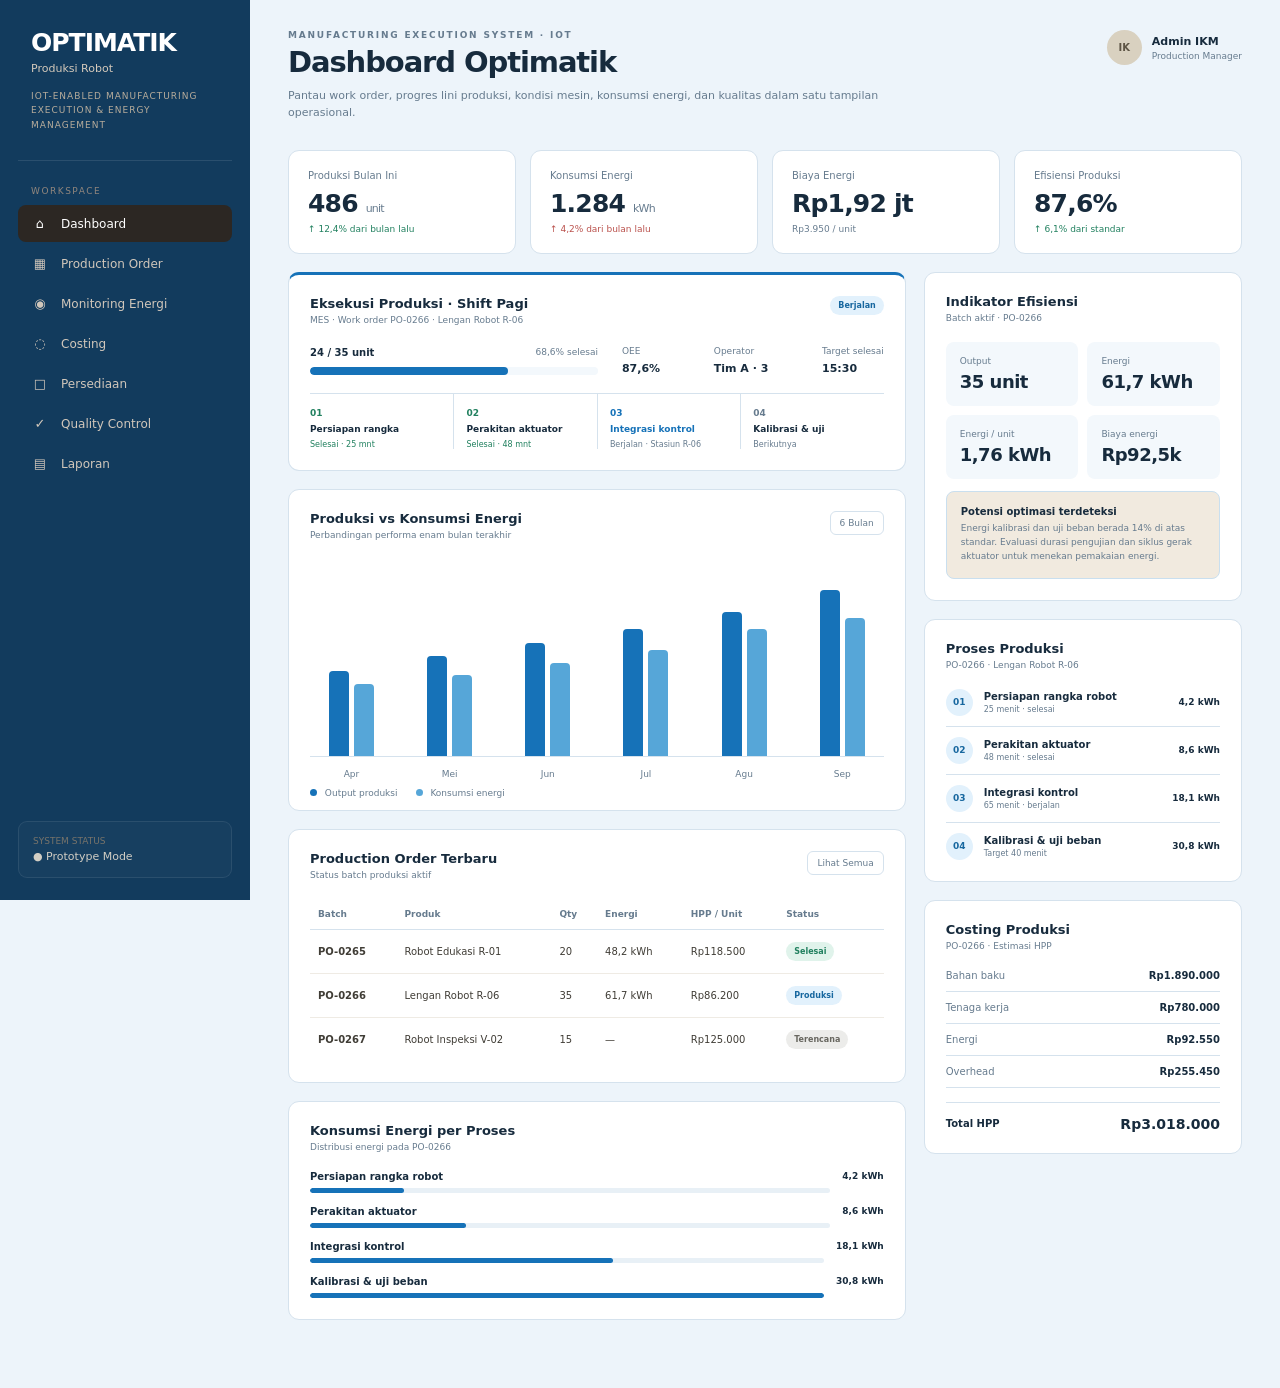
<file: index.html>
<!DOCTYPE html>
<html lang="id">

<head>
    <meta charset="UTF-8">
    <meta name="viewport" content="width=device-width, initial-scale=1.0">

    <title>Optimatik — Produksi Robot</title>
    <link rel="stylesheet" href="style.css">
</head>

<body>

    <div class="app">

        <!-- SIDEBAR -->
        <aside class="sidebar">

            <div class="brand">
                <div class="brand-name">
                    OPTIMATIK
                </div>

                <div class="brand-subtitle">
                    Produksi Robot
                </div>

                <div class="brand-tagline">
                    IoT-enabled Manufacturing<br>
                    Execution & Energy Management
                </div>
            </div>

            <nav class="navigation">

                <div class="nav-title">
                    Workspace
                </div>

                <a href="index.html" class="nav-link active">
                    <span class="nav-icon">⌂</span>
                    <span>Dashboard</span>
                </a>

                <a href="production-order.html" class="nav-link">
                    <span class="nav-icon">▦</span>
                    <span>Production Order</span>
                </a>

                <a href="monitoring.html" class="nav-link">
                    <span class="nav-icon">◉</span>
                    <span>Monitoring Energi</span>
                </a>

                <a href="costing.html" class="nav-link">
                    <span class="nav-icon">◌</span>
                    <span>Costing</span>
                </a>

                <a href="persediaan.html" class="nav-link">
                    <span class="nav-icon">□</span>
                    <span>Persediaan</span>
                </a>

                <a href="quality-control.html" class="nav-link">
                    <span class="nav-icon">✓</span>
                    <span>Quality Control</span>
                </a>

                <a href="laporan.html" class="nav-link">
                    <span class="nav-icon">▤</span>
                    <span>Laporan</span>
                </a>


            </nav>

            <div class="sidebar-bottom">
                <div class="sidebar-bottom-label">
                    SYSTEM STATUS
                </div>

                <div class="sidebar-bottom-value">
                    ● Prototype Mode
                </div>
            </div>

        </aside>


        <!-- MAIN -->
        <main class="main">

            <!-- TOPBAR -->
            <header class="topbar">

                <div>
                    <div class="eyebrow">
                        Manufacturing Execution System · IoT
                    </div>

                    <h1 class="page-title">
                        Dashboard Optimatik
                    </h1>

                    <p class="page-description">
                        Pantau work order, progres lini produksi, kondisi mesin, konsumsi energi,
                        dan kualitas dalam satu tampilan operasional.
                    </p>
                </div>

                <div class="user-area">

                    <div class="avatar">
                        IK
                    </div>

                    <div>
                        <div class="user-name">
                            Admin IKM
                        </div>

                        <div class="user-role">
                            Production Manager
                        </div>
                    </div>

                </div>

            </header>


            <!-- KPI -->
            <section class="kpi-grid">

                <div class="kpi-card">

                    <div class="kpi-label">
                        Produksi Bulan Ini
                    </div>

                    <div class="kpi-value">
                        486
                        <span class="kpi-unit">
                            unit
                        </span>
                    </div>

                    <div class="kpi-note positive">
                        ↑ 12,4% dari bulan lalu
                    </div>

                </div>


                <div class="kpi-card">

                    <div class="kpi-label">
                        Konsumsi Energi
                    </div>

                    <div class="kpi-value">
                        1.284
                        <span class="kpi-unit">
                            kWh
                        </span>
                    </div>

                    <div class="kpi-note negative">
                        ↑ 4,2% dari bulan lalu
                    </div>

                </div>


                <div class="kpi-card">

                    <div class="kpi-label">
                        Biaya Energi
                    </div>

                    <div class="kpi-value">
                        Rp1,92 jt
                    </div>

                    <div class="kpi-note neutral">
                        Rp3.950 / unit
                    </div>

                </div>


                <div class="kpi-card">

                    <div class="kpi-label">
                        Efisiensi Produksi
                    </div>

                    <div class="kpi-value">
                        87,6%
                    </div>

                    <div class="kpi-note positive">
                        ↑ 6,1% dari standar
                    </div>

                </div>

            </section>


            <!-- CONTENT -->
            <div class="content-grid">

                <!-- LEFT COLUMN -->
                <div>

                    <section class="panel mes-panel">
                        <div class="panel-header">
                            <div>
                                <div class="panel-title">Eksekusi Produksi · Shift Pagi</div>
                                <div class="panel-subtitle">MES · Work order PO-0266 · Lengan Robot R-06</div>
                            </div>
                            <span class="status process">Berjalan</span>
                        </div>

                        <div class="mes-summary">
                            <div>
                                <div class="mes-progress-heading"><strong>24 / 35 unit</strong><span>68,6% selesai</span></div>
                                <div class="mes-progress-track" role="progressbar" aria-label="Progres production order PO-0266" aria-valuemin="0" aria-valuemax="35" aria-valuenow="24"><span></span></div>
                            </div>
                            <div class="mes-metrics">
                                <div><span>OEE</span><strong>87,6%</strong></div>
                                <div><span>Operator</span><strong>Tim A · 3</strong></div>
                                <div><span>Target selesai</span><strong>15:30</strong></div>
                            </div>
                        </div>

                        <div class="mes-stages" aria-label="Tahapan work order">
                            <div class="mes-stage complete"><span>01</span><strong>Persiapan rangka</strong><small>Selesai · 25 mnt</small></div>
                            <div class="mes-stage complete"><span>02</span><strong>Perakitan aktuator</strong><small>Selesai · 48 mnt</small></div>
                            <div class="mes-stage current"><span>03</span><strong>Integrasi kontrol</strong><small>Berjalan · Stasiun R-06</small></div>
                            <div class="mes-stage"><span>04</span><strong>Kalibrasi & uji</strong><small>Berikutnya</small></div>
                        </div>
                    </section>

                    <!-- CHART -->
                    <section class="panel">

                        <div class="panel-header">

                            <div>
                                <div class="panel-title">
                                    Produksi vs Konsumsi Energi
                                </div>

                                <div class="panel-subtitle">
                                    Perbandingan performa enam bulan terakhir
                                </div>
                            </div>

                            <button class="panel-action">
                                6 Bulan
                            </button>

                        </div>


                        <div class="chart-container">

                            <div class="chart">

                                <div class="chart-column">
                                    <div class="chart-bar" style="height: 45%;"></div>
                                    <div class="chart-bar energy" style="height: 38%;"></div>
                                    <span class="chart-label">Apr</span>
                                </div>

                                <div class="chart-column">
                                    <div class="chart-bar" style="height: 53%;"></div>
                                    <div class="chart-bar energy" style="height: 43%;"></div>
                                    <span class="chart-label">Mei</span>
                                </div>

                                <div class="chart-column">
                                    <div class="chart-bar" style="height: 60%;"></div>
                                    <div class="chart-bar energy" style="height: 49%;"></div>
                                    <span class="chart-label">Jun</span>
                                </div>

                                <div class="chart-column">
                                    <div class="chart-bar" style="height: 67%;"></div>
                                    <div class="chart-bar energy" style="height: 56%;"></div>
                                    <span class="chart-label">Jul</span>
                                </div>

                                <div class="chart-column">
                                    <div class="chart-bar" style="height: 76%;"></div>
                                    <div class="chart-bar energy" style="height: 67%;"></div>
                                    <span class="chart-label">Agu</span>
                                </div>

                                <div class="chart-column">
                                    <div class="chart-bar" style="height: 88%;"></div>
                                    <div class="chart-bar energy" style="height: 73%;"></div>
                                    <span class="chart-label">Sep</span>
                                </div>

                            </div>

                            <div class="legend">

                                <div class="legend-item">
                                    <span class="legend-dot"></span>
                                    Output produksi
                                </div>

                                <div class="legend-item">
                                    <span class="legend-dot energy"></span>
                                    Konsumsi energi
                                </div>

                            </div>

                        </div>

                    </section>


                    <!-- PRODUCTION ORDER -->
                    <section class="panel">

                        <div class="panel-header">

                            <div>
                                <div class="panel-title">
                                    Production Order Terbaru
                                </div>

                                <div class="panel-subtitle">
                                    Status batch produksi aktif
                                </div>
                            </div>

                            <button class="panel-action">
                                Lihat Semua
                            </button>

                        </div>


                        <div class="table-wrapper">

                            <table>

                                <thead>
                                    <tr>
                                        <th>Batch</th>
                                        <th>Produk</th>
                                        <th>Qty</th>
                                        <th>Energi</th>
                                        <th>HPP / Unit</th>
                                        <th>Status</th>
                                    </tr>
                                </thead>

                                <tbody>

                                    <tr>
                                        <td class="batch">
                                            PO-0265
                                        </td>

                                        <td>
                                            Robot Edukasi R-01
                                        </td>

                                        <td>
                                            20
                                        </td>

                                        <td>
                                            48,2 kWh
                                        </td>

                                        <td>
                                            Rp118.500
                                        </td>

                                        <td>
                                            <span class="status done">
                                                Selesai
                                            </span>
                                        </td>
                                    </tr>


                                    <tr>
                                        <td class="batch">
                                            PO-0266
                                        </td>

                                        <td>
                                            Lengan Robot R-06
                                        </td>

                                        <td>
                                            35
                                        </td>

                                        <td>
                                            61,7 kWh
                                        </td>

                                        <td>
                                            Rp86.200
                                        </td>

                                        <td>
                                            <span class="status process">
                                                Produksi
                                            </span>
                                        </td>
                                    </tr>


                                    <tr>
                                        <td class="batch">
                                            PO-0267
                                        </td>

                                        <td>
                                            Robot Inspeksi V-02
                                        </td>

                                        <td>
                                            15
                                        </td>

                                        <td>
                                            —
                                        </td>

                                        <td>
                                            Rp125.000
                                        </td>

                                        <td>
                                            <span class="status planned">
                                                Terencana
                                            </span>
                                        </td>
                                    </tr>

                                </tbody>

                            </table>

                        </div>

                    </section>


                    <!-- ENERGY BY PROCESS -->
                    <section class="panel">

                        <div class="panel-header">

                            <div>
                                <div class="panel-title">
                                    Konsumsi Energi per Proses
                                </div>

                                <div class="panel-subtitle">
                                    Distribusi energi pada PO-0266
                                </div>
                            </div>

                        </div>


                        <div class="energy-list">

                            <div class="energy-row">

                                <div>
                                    <div class="energy-name">
                                        Persiapan rangka robot
                                    </div>

                                    <div class="energy-bar">
                                        <div class="energy-fill" style="width: 18%;">
                                        </div>
                                    </div>
                                </div>

                                <div class="energy-value">
                                    4,2 kWh
                                </div>

                            </div>


                            <div class="energy-row">

                                <div>
                                    <div class="energy-name">
                                        Perakitan aktuator
                                    </div>

                                    <div class="energy-bar">
                                        <div class="energy-fill" style="width: 30%;">
                                        </div>
                                    </div>
                                </div>

                                <div class="energy-value">
                                    8,6 kWh
                                </div>

                            </div>


                            <div class="energy-row">

                                <div>
                                    <div class="energy-name">
                                        Integrasi kontrol
                                    </div>

                                    <div class="energy-bar">
                                        <div class="energy-fill" style="width: 59%;">
                                        </div>
                                    </div>
                                </div>

                                <div class="energy-value">
                                    18,1 kWh
                                </div>

                            </div>


                            <div class="energy-row">

                                <div>
                                    <div class="energy-name">
                                        Kalibrasi & uji beban
                                    </div>

                                    <div class="energy-bar">
                                        <div class="energy-fill" style="width: 100%;">
                                        </div>
                                    </div>
                                </div>

                                <div class="energy-value">
                                    30,8 kWh
                                </div>

                            </div>

                        </div>

                    </section>

                </div>


                <!-- RIGHT COLUMN -->
                <div>

                    <!-- ACTIVE BATCH -->
                    <section class="panel">

                        <div class="panel-header">

                            <div>
                                <div class="panel-title">
                                    Indikator Efisiensi
                                </div>

                                <div class="panel-subtitle">
                                    Batch aktif · PO-0266
                                </div>
                            </div>

                        </div>


                        <div class="metric-grid">

                            <div class="metric">

                                <div class="metric-label">
                                    Output
                                </div>

                                <div class="metric-value">
                                    35 unit
                                </div>

                            </div>


                            <div class="metric">

                                <div class="metric-label">
                                    Energi
                                </div>

                                <div class="metric-value">
                                    61,7 kWh
                                </div>

                            </div>


                            <div class="metric">

                                <div class="metric-label">
                                    Energi / unit
                                </div>

                                <div class="metric-value">
                                    1,76 kWh
                                </div>

                            </div>


                            <div class="metric">

                                <div class="metric-label">
                                    Biaya energi
                                </div>

                                <div class="metric-value">
                                    Rp92,5k
                                </div>

                            </div>

                        </div>


                        <div class="optimization-alert">

                            <div class="optimization-alert-title">
                                Potensi optimasi terdeteksi
                            </div>

                            <div class="optimization-alert-text">
                                Energi kalibrasi dan uji beban
                                berada 14% di atas standar.
                                Evaluasi durasi pengujian dan
                                siklus gerak aktuator untuk
                                menekan pemakaian energi.
                            </div>

                        </div>

                    </section>


                    <!-- PRODUCTION PROCESS -->
                    <section class="panel">

                        <div class="panel-header">

                            <div>
                                <div class="panel-title">
                                    Proses Produksi
                                </div>

                                <div class="panel-subtitle">
                                    PO-0266 · Lengan Robot R-06
                                </div>
                            </div>

                        </div>


                        <div class="process-list">

                            <div class="process-item">

                                <div class="process-number">
                                    01
                                </div>

                                <div>
                                    <div class="process-name">
                                        Persiapan rangka robot
                                    </div>

                                    <div class="process-detail">
                                        25 menit · selesai
                                    </div>
                                </div>

                                <div class="process-energy">
                                    4,2 kWh
                                </div>

                            </div>


                            <div class="process-item">

                                <div class="process-number">
                                    02
                                </div>

                                <div>
                                    <div class="process-name">
                                        Perakitan aktuator
                                    </div>

                                    <div class="process-detail">
                                        48 menit · selesai
                                    </div>
                                </div>

                                <div class="process-energy">
                                    8,6 kWh
                                </div>

                            </div>


                            <div class="process-item">

                                <div class="process-number">
                                    03
                                </div>

                                <div>
                                    <div class="process-name">
                                        Integrasi kontrol
                                    </div>

                                    <div class="process-detail">
                                        65 menit · berjalan
                                    </div>
                                </div>

                                <div class="process-energy">
                                    18,1 kWh
                                </div>

                            </div>


                            <div class="process-item">

                                <div class="process-number">
                                    04
                                </div>

                                <div>
                                    <div class="process-name">
                                        Kalibrasi & uji beban
                                    </div>

                                    <div class="process-detail">
                                        Target 40 menit
                                    </div>
                                </div>

                                <div class="process-energy">
                                    30,8 kWh
                                </div>

                            </div>

                        </div>

                    </section>


                    <!-- COSTING -->
                    <section class="panel">

                        <div class="panel-header">

                            <div>
                                <div class="panel-title">
                                    Costing Produksi
                                </div>

                                <div class="panel-subtitle">
                                    PO-0266 · Estimasi HPP
                                </div>
                            </div>

                        </div>


                        <div class="cost-list">

                            <div class="cost-row">

                                <div class="cost-name">
                                    Bahan baku
                                </div>

                                <div class="cost-value">
                                    Rp1.890.000
                                </div>

                            </div>


                            <div class="cost-row">

                                <div class="cost-name">
                                    Tenaga kerja
                                </div>

                                <div class="cost-value">
                                    Rp780.000
                                </div>

                            </div>


                            <div class="cost-row">

                                <div class="cost-name">
                                    Energi
                                </div>

                                <div class="cost-value">
                                    Rp92.550
                                </div>

                            </div>


                            <div class="cost-row">

                                <div class="cost-name">
                                    Overhead
                                </div>

                                <div class="cost-value">
                                    Rp255.450
                                </div>

                            </div>


                            <div class="cost-row cost-total">

                                <div class="cost-name">
                                    Total HPP
                                </div>

                                <div class="cost-value">
                                    Rp3.018.000
                                </div>

                            </div>

                        </div>

                    </section>

                </div>

            </div>

        </main>

    </div>

    <script>
        const navLinks = document.querySelectorAll('.nav-link');
        const currentPath = window.location.pathname.split('/').pop() || 'index.html';

        navLinks.forEach((link) => {
            const href = link.getAttribute('href');
            if (href === currentPath || (currentPath === '' && href === 'index.html')) {
                link.classList.add('active');
            }

            link.addEventListener('click', () => {
                navLinks.forEach((item) => item.classList.remove('active'));
                link.classList.add('active');
            });
        });

        document.querySelectorAll('.panel-action').forEach((button) => {
            button.addEventListener('click', () => {
                document.querySelectorAll('.panel-action').forEach((item) => item.classList.remove('active'));
                button.classList.add('active');
            });
        });
    </script>

</body>

</html>
</file>
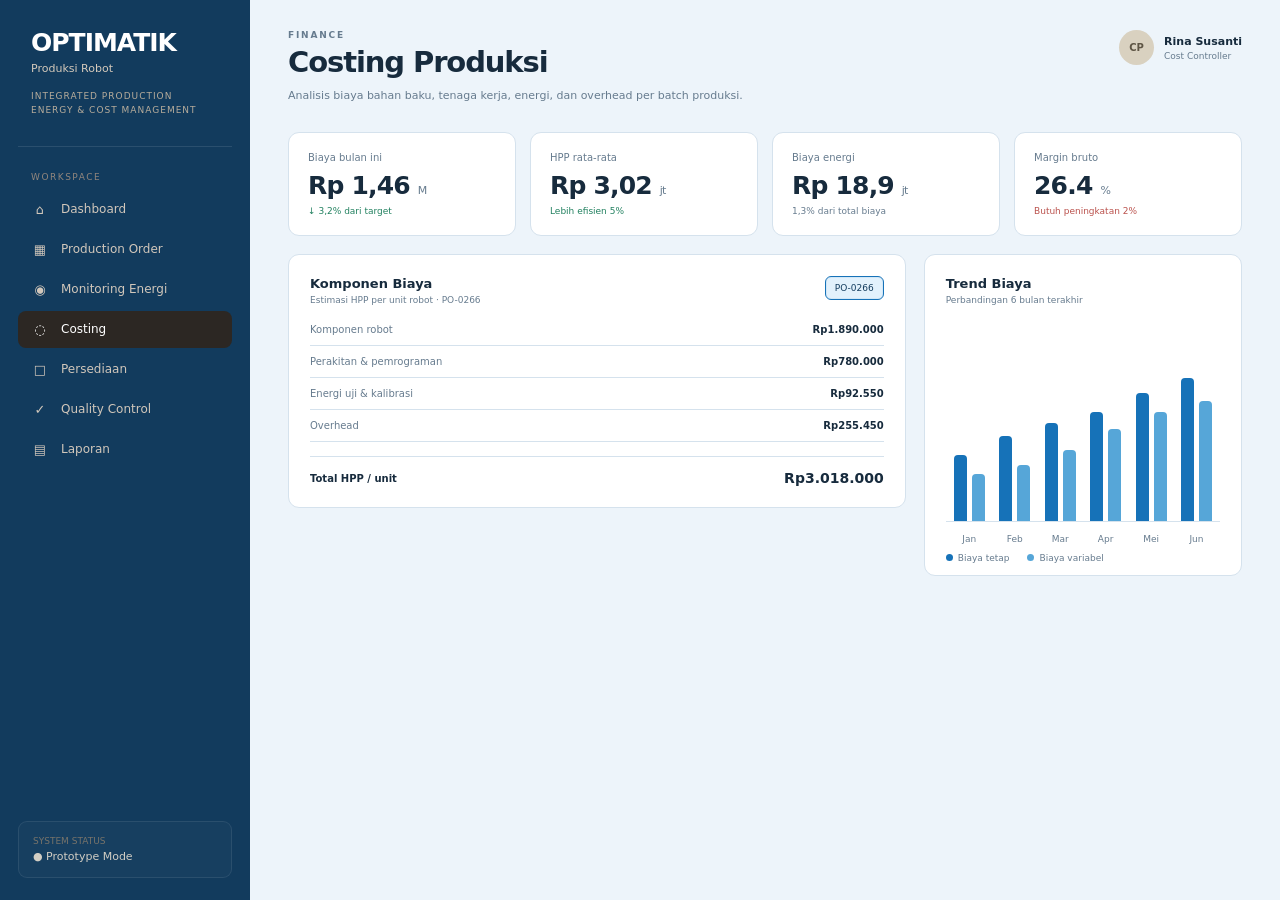
<file: costing.html>
<!DOCTYPE html>
<html lang="id">

<head>
    <meta charset="UTF-8">
    <meta name="viewport" content="width=device-width, initial-scale=1.0">
    <title>Optimatik — Costing</title>
    <link rel="stylesheet" href="style.css">
</head>

<body>
    <div class="app">
        <aside class="sidebar">
            <div class="brand">
                <div class="brand-name">OPTIMATIK</div>
                <div class="brand-subtitle">Produksi Robot</div>
                <div class="brand-tagline">Integrated Production<br>Energy & Cost Management</div>
            </div>

            <nav class="navigation">
                <div class="nav-title">Workspace</div>

                <a href="index.html" class="nav-link">
                    <span class="nav-icon">⌂</span>
                    <span>Dashboard</span>
                </a>

                <a href="production-order.html" class="nav-link">
                    <span class="nav-icon">▦</span>
                    <span>Production Order</span>
                </a>

                <a href="monitoring.html" class="nav-link">
                    <span class="nav-icon">◉</span>
                    <span>Monitoring Energi</span>
                </a>

                <a href="costing.html" class="nav-link active">
                    <span class="nav-icon">◌</span>
                    <span>Costing</span>
                </a>

                <a href="persediaan.html" class="nav-link">
                    <span class="nav-icon">□</span>
                    <span>Persediaan</span>
                </a>

                <a href="quality-control.html" class="nav-link">
                    <span class="nav-icon">✓</span>
                    <span>Quality Control</span>
                </a>

                <a href="laporan.html" class="nav-link">
                    <span class="nav-icon">▤</span>
                    <span>Laporan</span>
                </a>

            </nav>

            <div class="sidebar-bottom">
                <div class="sidebar-bottom-label">SYSTEM STATUS</div>
                <div class="sidebar-bottom-value">● Prototype Mode</div>
            </div>
        </aside>

        <main class="main">
            <header class="topbar">
                <div>
                    <div class="eyebrow">Finance</div>
                    <h1 class="page-title">Costing Produksi</h1>
                    <p class="page-description">
                        Analisis biaya bahan baku, tenaga kerja, energi, dan overhead per batch produksi.
                    </p>
                </div>

                <div class="user-area">
                    <div class="avatar">CP</div>
                    <div>
                        <div class="user-name">Rina Susanti</div>
                        <div class="user-role">Cost Controller</div>
                    </div>
                </div>
            </header>

            <section class="kpi-grid">
                <div class="kpi-card">
                    <div class="kpi-label">Biaya bulan ini</div>
                    <div class="kpi-value">Rp 1,46 <span class="kpi-unit">M</span></div>
                    <div class="kpi-note positive">↓ 3,2% dari target</div>
                </div>

                <div class="kpi-card">
                    <div class="kpi-label">HPP rata-rata</div>
                    <div class="kpi-value">Rp 3,02 <span class="kpi-unit">jt</span></div>
                    <div class="kpi-note positive">Lebih efisien 5%</div>
                </div>

                <div class="kpi-card">
                    <div class="kpi-label">Biaya energi</div>
                    <div class="kpi-value">Rp 18,9 <span class="kpi-unit">jt</span></div>
                    <div class="kpi-note neutral">1,3% dari total biaya</div>
                </div>

                <div class="kpi-card">
                    <div class="kpi-label">Margin bruto</div>
                    <div class="kpi-value">26.4 <span class="kpi-unit">%</span></div>
                    <div class="kpi-note negative">Butuh peningkatan 2%</div>
                </div>
            </section>

            <div class="content-grid">
                <div>
                    <section class="panel">
                        <div class="panel-header">
                            <div>
                                <div class="panel-title">Komponen Biaya</div>
                                <div class="panel-subtitle">Estimasi HPP per unit robot · PO-0266</div>
                            </div>
                            <button class="panel-action active">PO-0266</button>
                        </div>

                        <div class="cost-list">
                            <div class="cost-row">
                                <div class="cost-name">Komponen robot</div>
                                <div class="cost-value">Rp1.890.000</div>
                            </div>
                            <div class="cost-row">
                                <div class="cost-name">Perakitan & pemrograman</div>
                                <div class="cost-value">Rp780.000</div>
                            </div>
                            <div class="cost-row">
                                <div class="cost-name">Energi uji & kalibrasi</div>
                                <div class="cost-value">Rp92.550</div>
                            </div>
                            <div class="cost-row">
                                <div class="cost-name">Overhead</div>
                                <div class="cost-value">Rp255.450</div>
                            </div>
                            <div class="cost-row cost-total">
                                <div class="cost-name">Total HPP / unit</div>
                                <div class="cost-value">Rp3.018.000</div>
                            </div>
                        </div>
                    </section>
                </div>

                <div>
                    <section class="panel">
                        <div class="panel-header">
                            <div>
                                <div class="panel-title">Trend Biaya</div>
                                <div class="panel-subtitle">Perbandingan 6 bulan terakhir</div>
                            </div>
                        </div>

                        <div class="chart-container">
                            <div class="chart">
                                <div class="chart-column"><div class="chart-bar" style="height: 35%;"></div><div class="chart-bar energy" style="height: 25%;"></div><span class="chart-label">Jan</span></div>
                                <div class="chart-column"><div class="chart-bar" style="height: 45%;"></div><div class="chart-bar energy" style="height: 30%;"></div><span class="chart-label">Feb</span></div>
                                <div class="chart-column"><div class="chart-bar" style="height: 52%;"></div><div class="chart-bar energy" style="height: 38%;"></div><span class="chart-label">Mar</span></div>
                                <div class="chart-column"><div class="chart-bar" style="height: 58%;"></div><div class="chart-bar energy" style="height: 49%;"></div><span class="chart-label">Apr</span></div>
                                <div class="chart-column"><div class="chart-bar" style="height: 68%;"></div><div class="chart-bar energy" style="height: 58%;"></div><span class="chart-label">Mei</span></div>
                                <div class="chart-column"><div class="chart-bar" style="height: 76%;"></div><div class="chart-bar energy" style="height: 64%;"></div><span class="chart-label">Jun</span></div>
                            </div>
                            <div class="legend">
                                <div class="legend-item"><span class="legend-dot"></span>Biaya tetap</div>
                                <div class="legend-item"><span class="legend-dot energy"></span>Biaya variabel</div>
                            </div>
                        </div>
                    </section>
                </div>
            </div>
        </main>
    </div>

    <script>
        const navLinks = document.querySelectorAll('.nav-link');
        navLinks.forEach((link) => {
            const href = link.getAttribute('href');
            if (window.location.pathname.endsWith(href)) link.classList.add('active');
            link.addEventListener('click', () => {
                navLinks.forEach((item) => item.classList.remove('active'));
                link.classList.add('active');
            });
        });

        document.querySelectorAll('.panel-action').forEach((button) => {
            button.addEventListener('click', () => {
                document.querySelectorAll('.panel-action').forEach((item) => item.classList.remove('active'));
                button.classList.add('active');
            });
        });
    </script>
</body>

</html>
</file>
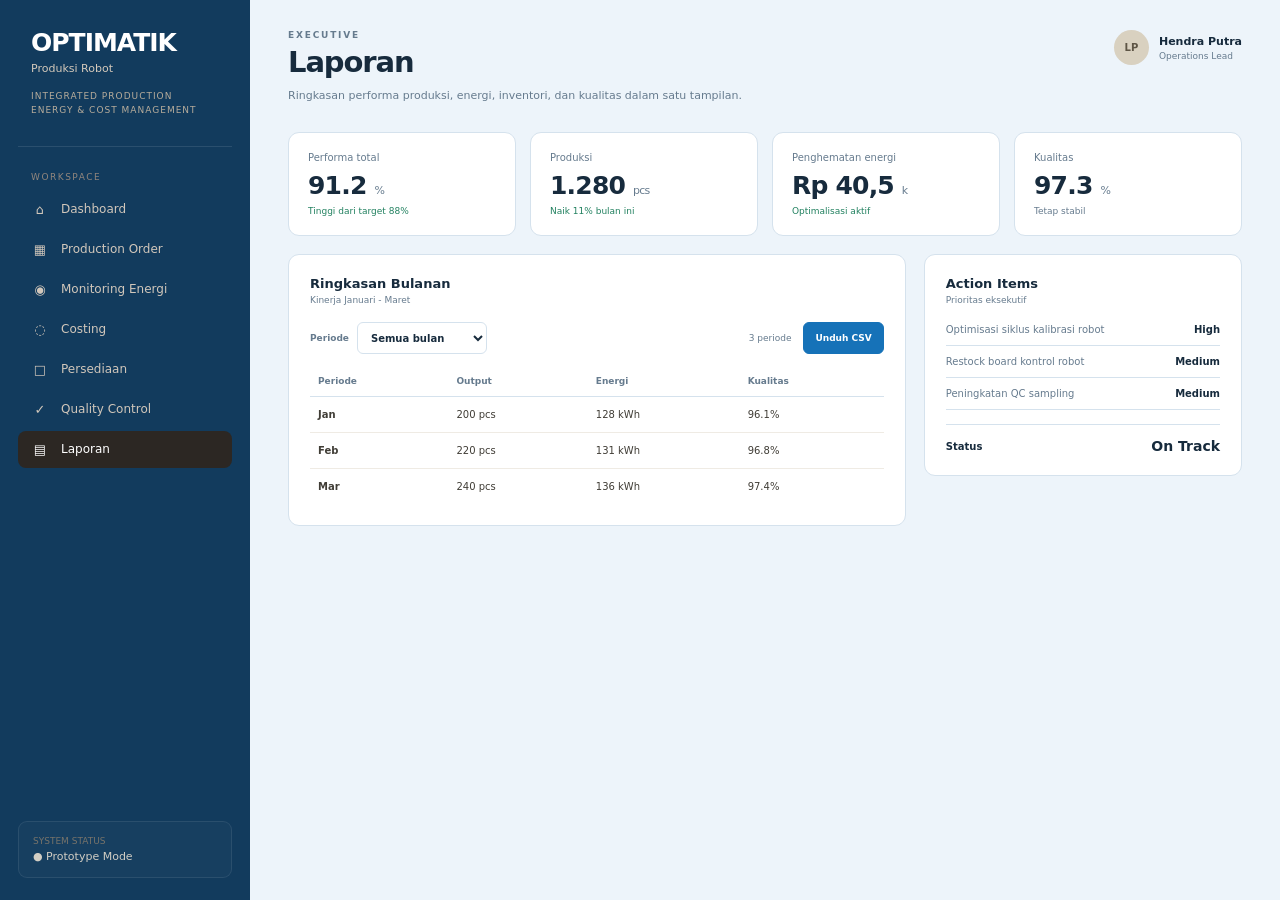
<file: laporan.html>
<!DOCTYPE html>
<html lang="id">

<head>
    <meta charset="UTF-8">
    <meta name="viewport" content="width=device-width, initial-scale=1.0">
    <title>Optimatik — Laporan</title>
    <link rel="stylesheet" href="style.css">
</head>

<body>
    <div class="app">
        <aside class="sidebar">
            <div class="brand">
                <div class="brand-name">OPTIMATIK</div>
                <div class="brand-subtitle">Produksi Robot</div>
                <div class="brand-tagline">Integrated Production<br>Energy & Cost Management</div>
            </div>

            <nav class="navigation">
                <div class="nav-title">Workspace</div>

                <a href="index.html" class="nav-link">
                    <span class="nav-icon">⌂</span>
                    <span>Dashboard</span>
                </a>

                <a href="production-order.html" class="nav-link">
                    <span class="nav-icon">▦</span>
                    <span>Production Order</span>
                </a>

                <a href="monitoring.html" class="nav-link">
                    <span class="nav-icon">◉</span>
                    <span>Monitoring Energi</span>
                </a>

                <a href="costing.html" class="nav-link">
                    <span class="nav-icon">◌</span>
                    <span>Costing</span>
                </a>

                <a href="persediaan.html" class="nav-link">
                    <span class="nav-icon">□</span>
                    <span>Persediaan</span>
                </a>

                <a href="quality-control.html" class="nav-link">
                    <span class="nav-icon">✓</span>
                    <span>Quality Control</span>
                </a>

                <a href="laporan.html" class="nav-link active">
                    <span class="nav-icon">▤</span>
                    <span>Laporan</span>
                </a>

            </nav>

            <div class="sidebar-bottom">
                <div class="sidebar-bottom-label">SYSTEM STATUS</div>
                <div class="sidebar-bottom-value">● Prototype Mode</div>
            </div>
        </aside>

        <main class="main">
            <header class="topbar">
                <div>
                    <div class="eyebrow">Executive</div>
                    <h1 class="page-title">Laporan</h1>
                    <p class="page-description">
                        Ringkasan performa produksi, energi, inventori, dan kualitas dalam satu tampilan.
                    </p>
                </div>

                <div class="user-area">
                    <div class="avatar">LP</div>
                    <div>
                        <div class="user-name">Hendra Putra</div>
                        <div class="user-role">Operations Lead</div>
                    </div>
                </div>
            </header>

            <section class="kpi-grid">
                <div class="kpi-card">
                    <div class="kpi-label">Performa total</div>
                    <div class="kpi-value">91.2 <span class="kpi-unit">%</span></div>
                    <div class="kpi-note positive">Tinggi dari target 88%</div>
                </div>

                <div class="kpi-card">
                    <div class="kpi-label">Produksi</div>
                    <div class="kpi-value">1.280 <span class="kpi-unit">pcs</span></div>
                    <div class="kpi-note positive">Naik 11% bulan ini</div>
                </div>

                <div class="kpi-card">
                    <div class="kpi-label">Penghematan energi</div>
                    <div class="kpi-value">Rp 40,5 <span class="kpi-unit">k</span></div>
                    <div class="kpi-note positive">Optimalisasi aktif</div>
                </div>

                <div class="kpi-card">
                    <div class="kpi-label">Kualitas</div>
                    <div class="kpi-value">97.3 <span class="kpi-unit">%</span></div>
                    <div class="kpi-note neutral">Tetap stabil</div>
                </div>
            </section>

            <div class="content-grid">
                <div>
                    <section class="panel">
                        <div class="panel-header">
                            <div>
                                <div class="panel-title">Ringkasan Bulanan</div>
                                <div class="panel-subtitle">Kinerja Januari - Maret</div>
                            </div>
                        </div>

                        <div class="report-toolbar">
                            <label class="report-filter" for="report-period">
                                Periode
                                <select id="report-period">
                                    <option value="all">Semua bulan</option>
                                    <option value="01">Januari</option>
                                    <option value="02">Februari</option>
                                    <option value="03">Maret</option>
                                </select>
                            </label>
                            <span class="report-count" id="report-count" aria-live="polite">3 periode</span>
                            <button class="report-download" id="download-report" type="button">Unduh CSV</button>
                        </div>

                        <div class="table-wrapper">
                            <table>
                                <thead>
                                    <tr>
                                        <th>Periode</th>
                                        <th>Output</th>
                                        <th>Energi</th>
                                        <th>Kualitas</th>
                                    </tr>
                                </thead>
                                <tbody>
                                    <tr data-month="01">
                                        <td class="batch">Jan</td>
                                        <td>200 pcs</td>
                                        <td>128 kWh</td>
                                        <td>96.1%</td>
                                    </tr>
                                    <tr data-month="02">
                                        <td class="batch">Feb</td>
                                        <td>220 pcs</td>
                                        <td>131 kWh</td>
                                        <td>96.8%</td>
                                    </tr>
                                    <tr data-month="03">
                                        <td class="batch">Mar</td>
                                        <td>240 pcs</td>
                                        <td>136 kWh</td>
                                        <td>97.4%</td>
                                    </tr>
                                </tbody>
                            </table>
                        </div>
                    </section>
                </div>

                <div>
                    <section class="panel">
                        <div class="panel-header">
                            <div>
                                <div class="panel-title">Action Items</div>
                                <div class="panel-subtitle">Prioritas eksekutif</div>
                            </div>
                        </div>

                        <div class="cost-list">
                            <div class="cost-row">
                                <div class="cost-name">Optimisasi siklus kalibrasi robot</div>
                                <div class="cost-value">High</div>
                            </div>
                            <div class="cost-row">
                                <div class="cost-name">Restock board kontrol robot</div>
                                <div class="cost-value">Medium</div>
                            </div>
                            <div class="cost-row">
                                <div class="cost-name">Peningkatan QC sampling</div>
                                <div class="cost-value">Medium</div>
                            </div>
                            <div class="cost-row cost-total">
                                <div class="cost-name">Status</div>
                                <div class="cost-value">On Track</div>
                            </div>
                        </div>
                    </section>
                </div>
            </div>
        </main>
    </div>

    <script>
        const navLinks = document.querySelectorAll('.nav-link');
        navLinks.forEach((link) => {
            const href = link.getAttribute('href');
            if (window.location.pathname.endsWith(href)) link.classList.add('active');
            link.addEventListener('click', () => {
                navLinks.forEach((item) => item.classList.remove('active'));
                link.classList.add('active');
            });
        });

        const reportPeriod = document.querySelector('#report-period');
        const reportRows = [...document.querySelectorAll('tbody tr[data-month]')];
        const reportCount = document.querySelector('#report-count');

        function filterReport() {
            const selectedMonth = reportPeriod.value;
            let visibleCount = 0;

            reportRows.forEach((row) => {
                const isVisible = selectedMonth === 'all' || row.dataset.month === selectedMonth;
                row.hidden = !isVisible;
                if (isVisible) visibleCount += 1;
            });

            reportCount.textContent = `${visibleCount} periode`;
        }

        reportPeriod.addEventListener('change', filterReport);

        document.querySelector('#download-report').addEventListener('click', () => {
            const headers = [...document.querySelectorAll('thead th')].map((cell) => cell.innerText.trim());
            const visibleRows = reportRows.filter((row) => !row.hidden);
            const csvRows = [headers, ...visibleRows.map((row) => [...row.cells].map((cell) => cell.innerText.trim()))];
            const csv = csvRows.map((row) => row.map((value) => `"${value.replaceAll('"', '""')}"`).join(',')).join('\r\n');
            const blob = new Blob([`\ufeff${csv}`], { type: 'text/csv;charset=utf-8' });
            const downloadUrl = URL.createObjectURL(blob);
            const downloadLink = document.createElement('a');
            const periodName = reportPeriod.value === 'all' ? 'semua-periode' : reportPeriod.selectedOptions[0].text.toLowerCase();

            downloadLink.href = downloadUrl;
            downloadLink.download = `laporan-optimatik-${periodName}.csv`;
            downloadLink.click();
            URL.revokeObjectURL(downloadUrl);
        });
    </script>
</body>

</html>
</file>
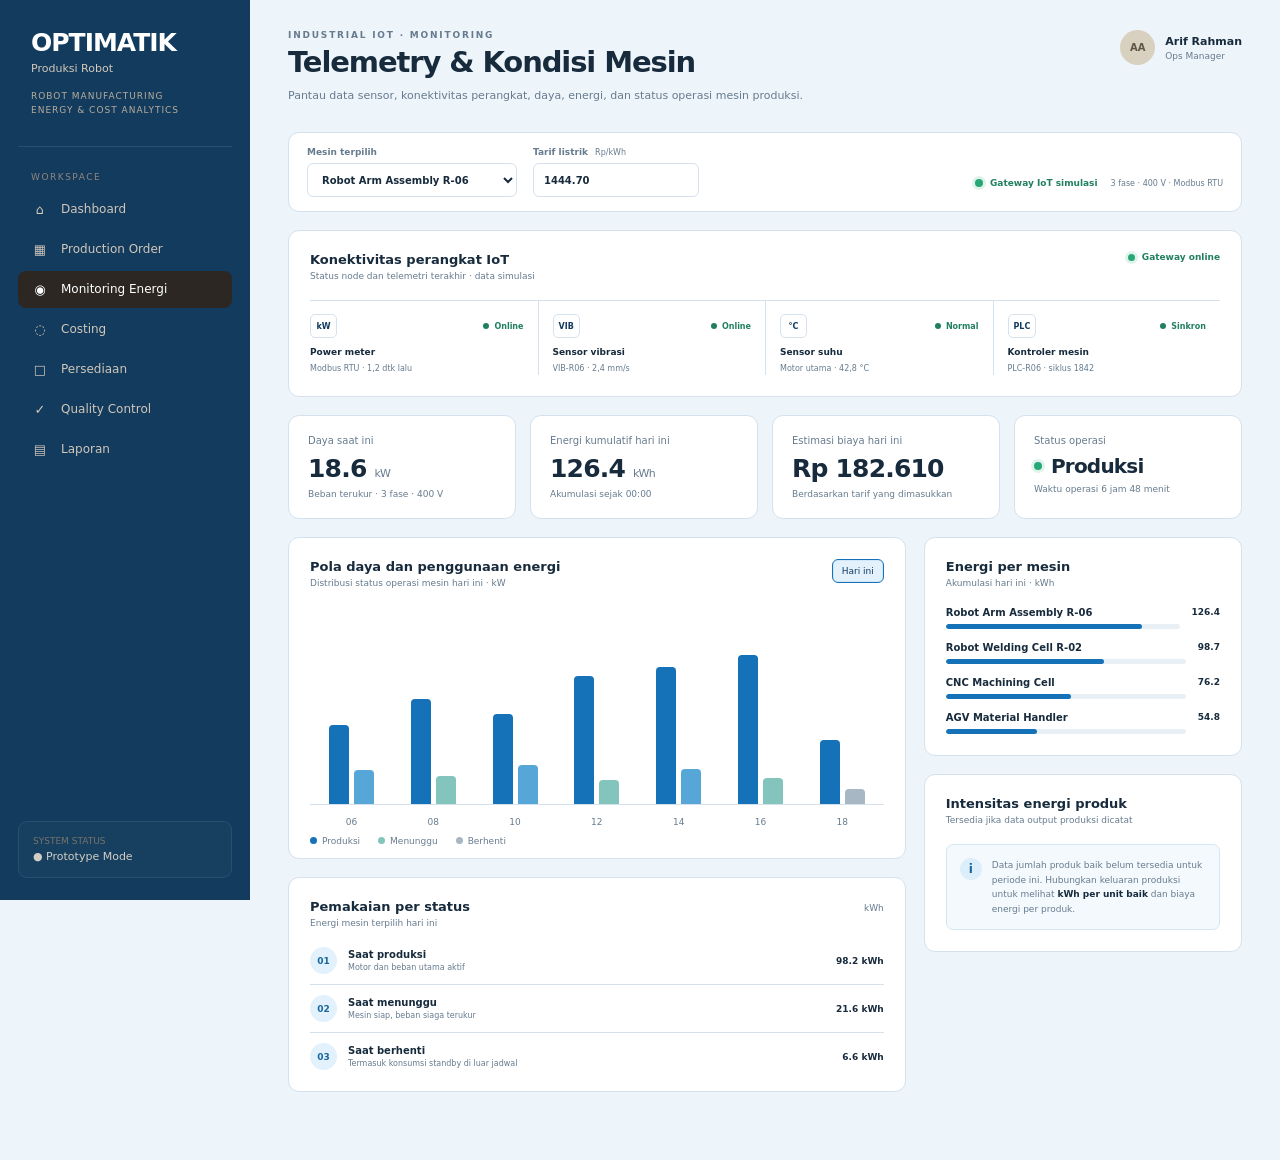
<file: monitoring.html>
<!DOCTYPE html>
<html lang="id">

<head>
    <meta charset="UTF-8">
    <meta name="viewport" content="width=device-width, initial-scale=1.0">
    <title>Optimatik — Monitoring Energi</title>
    <link rel="stylesheet" href="style.css">
</head>

<body>
    <div class="app">
        <aside class="sidebar">
            <div class="brand">
                <div class="brand-name">OPTIMATIK</div>
                <div class="brand-subtitle">Produksi Robot</div>
                <div class="brand-tagline">Robot Manufacturing<br>Energy & Cost Analytics</div>
            </div>

            <nav class="navigation">
                <div class="nav-title">Workspace</div>

                <a href="index.html" class="nav-link">
                    <span class="nav-icon">⌂</span>
                    <span>Dashboard</span>
                </a>

                <a href="production-order.html" class="nav-link">
                    <span class="nav-icon">▦</span>
                    <span>Production Order</span>
                </a>

                <a href="monitoring.html" class="nav-link active">
                    <span class="nav-icon">◉</span>
                    <span>Monitoring Energi</span>
                </a>

                <a href="costing.html" class="nav-link">
                    <span class="nav-icon">◌</span>
                    <span>Costing</span>
                </a>

                <a href="persediaan.html" class="nav-link">
                    <span class="nav-icon">□</span>
                    <span>Persediaan</span>
                </a>

                <a href="quality-control.html" class="nav-link">
                    <span class="nav-icon">✓</span>
                    <span>Quality Control</span>
                </a>

                <a href="laporan.html" class="nav-link">
                    <span class="nav-icon">▤</span>
                    <span>Laporan</span>
                </a>

            </nav>

            <div class="sidebar-bottom">
                <div class="sidebar-bottom-label">SYSTEM STATUS</div>
                <div class="sidebar-bottom-value">● Prototype Mode</div>
            </div>
        </aside>

        <main class="main">
            <header class="topbar">
                <div>
                    <div class="eyebrow">Industrial IoT · Monitoring</div>
                    <h1 class="page-title">Telemetry & Kondisi Mesin</h1>
                    <p class="page-description">
                        Pantau data sensor, konektivitas perangkat, daya, energi, dan status operasi mesin produksi.
                    </p>
                </div>

                <div class="user-area">
                    <div class="avatar">AA</div>
                    <div>
                        <div class="user-name">Arif Rahman</div>
                        <div class="user-role">Ops Manager</div>
                    </div>
                </div>
            </header>

            <section class="monitoring-controls panel">
                <label class="control-field">
                    <span>Mesin terpilih</span>
                    <select id="machine-select" aria-label="Pilih mesin">
                        <option value="press">Robot Arm Assembly R-06</option>
                        <option value="cnc">Robot Welding Cell R-02</option>
                        <option value="pump">CNC Machining Cell</option>
                        <option value="conveyor">AGV Material Handler</option>
                    </select>
                </label>
                <label class="control-field tariff-field">
                    <span>Tarif listrik <small>Rp/kWh</small></span>
                    <input id="tariff-input" type="number" min="0" step="1" value="1444.70" inputmode="decimal">
                </label>
                <div class="meter-status"><span class="live-dot"></span>Gateway IoT simulasi <strong id="meter-config">3 fase · 400 V · Modbus RTU</strong></div>
            </section>

            <section class="panel iot-panel" aria-labelledby="iot-heading">
                <div class="panel-header">
                    <div>
                        <div class="panel-title" id="iot-heading">Konektivitas perangkat IoT</div>
                        <div class="panel-subtitle">Status node dan telemetri terakhir · data simulasi</div>
                    </div>
                    <div class="iot-connectivity"><span class="live-dot"></span>Gateway online</div>
                </div>
                <div class="iot-device-grid">
                    <div class="iot-device">
                        <div class="iot-device-top"><span class="iot-device-icon">kW</span><span class="iot-state"><i></i>Online</span></div>
                        <strong>Power meter</strong><span>Modbus RTU · 1,2 dtk lalu</span>
                    </div>
                    <div class="iot-device">
                        <div class="iot-device-top"><span class="iot-device-icon">VIB</span><span class="iot-state"><i></i>Online</span></div>
                        <strong>Sensor vibrasi</strong><span>VIB-R06 · 2,4 mm/s</span>
                    </div>
                    <div class="iot-device">
                        <div class="iot-device-top"><span class="iot-device-icon">°C</span><span class="iot-state"><i></i>Normal</span></div>
                        <strong>Sensor suhu</strong><span>Motor utama · 42,8 °C</span>
                    </div>
                    <div class="iot-device">
                        <div class="iot-device-top"><span class="iot-device-icon">PLC</span><span class="iot-state"><i></i>Sinkron</span></div>
                        <strong>Kontroler mesin</strong><span>PLC-R06 · siklus 1842</span>
                    </div>
                </div>
            </section>

            <section class="kpi-grid">
                <div class="kpi-card">
                    <div class="kpi-label">Daya saat ini</div>
                    <div class="kpi-value"><span id="power-value">18.6</span> <span class="kpi-unit">kW</span></div>
                    <div class="kpi-note neutral" id="electrical-summary">Beban terukur · 3 fase · 400 V</div>
                </div>

                <div class="kpi-card">
                    <div class="kpi-label">Energi kumulatif hari ini</div>
                    <div class="kpi-value"><span id="energy-value">126.4</span> <span class="kpi-unit">kWh</span></div>
                    <div class="kpi-note neutral">Akumulasi sejak 00:00</div>
                </div>

                <div class="kpi-card">
                    <div class="kpi-label">Estimasi biaya hari ini</div>
                    <div class="kpi-value" id="cost-value">Rp 182.604</div>
                    <div class="kpi-note neutral">Berdasarkan tarif yang dimasukkan</div>
                </div>

                <div class="kpi-card">
                    <div class="kpi-label">Status operasi</div>
                    <div class="kpi-value status-value"><span class="status-indicator"></span><span id="operation-value">Produksi</span></div>
                    <div class="kpi-note neutral">Waktu operasi 6 jam 48 menit</div>
                </div>
            </section>

            <div class="content-grid">
                <div>
                    <section class="panel">
                        <div class="panel-header">
                            <div>
                                <div class="panel-title">Pola daya dan penggunaan energi</div>
                                <div class="panel-subtitle">Distribusi status operasi mesin hari ini · kW</div>
                            </div>
                            <button class="panel-action active">Hari ini</button>
                        </div>

                        <div class="chart-container">
                            <div class="chart">
                                <div class="chart-column">
                                    <div class="chart-bar" style="height: 42%;"></div><div class="chart-bar energy" style="height: 18%;"></div>
                                    <span class="chart-label">06</span>
                                </div>
                                <div class="chart-column">
                                    <div class="chart-bar" style="height: 56%;"></div><div class="chart-bar standby" style="height: 15%;"></div>
                                    <span class="chart-label">08</span>
                                </div>
                                <div class="chart-column">
                                    <div class="chart-bar" style="height: 48%;"></div><div class="chart-bar energy" style="height: 21%;"></div>
                                    <span class="chart-label">10</span>
                                </div>
                                <div class="chart-column">
                                    <div class="chart-bar" style="height: 68%;"></div><div class="chart-bar standby" style="height: 13%;"></div>
                                    <span class="chart-label">12</span>
                                </div>
                                <div class="chart-column">
                                    <div class="chart-bar" style="height: 73%;"></div><div class="chart-bar energy" style="height: 19%;"></div>
                                    <span class="chart-label">14</span>
                                </div>
                                <div class="chart-column">
                                    <div class="chart-bar" style="height: 79%;"></div><div class="chart-bar standby" style="height: 14%;"></div>
                                    <span class="chart-label">16</span>
                                </div>
                                <div class="chart-column">
                                    <div class="chart-bar" style="height: 34%;"></div><div class="chart-bar stopped" style="height: 8%;"></div>
                                    <span class="chart-label">18</span>
                                </div>
                            </div>

                            <div class="legend">
                                <div class="legend-item"><span class="legend-dot"></span>Produksi</div>
                                <div class="legend-item"><span class="legend-dot standby"></span>Menunggu</div>
                                <div class="legend-item"><span class="legend-dot stopped"></span>Berhenti</div>
                            </div>
                        </div>
                    </section>

                    <section class="panel">
                        <div class="panel-header">
                            <div>
                                <div class="panel-title">Pemakaian per status</div>
                                <div class="panel-subtitle">Energi mesin terpilih hari ini</div>
                            </div>
                            <span class="panel-subtitle">kWh</span>
                        </div>

                        <div class="process-list">
                            <div class="process-item">
                                <div class="process-number">01</div>
                                <div>
                                    <div class="process-name">Saat produksi</div>
                                    <div class="process-detail">Motor dan beban utama aktif</div>
                                </div>
                                <div class="process-energy" id="production-energy">98.2 kWh</div>
                            </div>

                            <div class="process-item">
                                <div class="process-number">02</div>
                                <div>
                                    <div class="process-name">Saat menunggu</div>
                                    <div class="process-detail">Mesin siap, beban siaga terukur</div>
                                </div>
                                <div class="process-energy" id="standby-energy">21.6 kWh</div>
                            </div>

                            <div class="process-item">
                                <div class="process-number">03</div>
                                <div>
                                    <div class="process-name">Saat berhenti</div>
                                    <div class="process-detail">Termasuk konsumsi standby di luar jadwal</div>
                                </div>
                                <div class="process-energy" id="stopped-energy">6.6 kWh</div>
                            </div>
                        </div>
                    </section>
                </div>

                <div>
                    <section class="panel">
                        <div class="panel-header">
                            <div>
                                <div class="panel-title">Energi per mesin</div>
                                <div class="panel-subtitle">Akumulasi hari ini · kWh</div>
                            </div>
                        </div>

                        <div class="energy-list">
                            <div class="energy-row">
                                <div>
                                    <div class="energy-name">Robot Arm Assembly R-06</div>
                                    <div class="energy-bar"><div class="energy-fill" style="width: 84%;"></div></div>
                                </div>
                                <div class="energy-value">126.4</div>
                            </div>

                            <div class="energy-row">
                                <div>
                                    <div class="energy-name">Robot Welding Cell R-02</div>
                                    <div class="energy-bar"><div class="energy-fill" style="width: 66%;"></div></div>
                                </div>
                                <div class="energy-value">98.7</div>
                            </div>

                            <div class="energy-row">
                                <div>
                                    <div class="energy-name">CNC Machining Cell</div>
                                    <div class="energy-bar"><div class="energy-fill" style="width: 52%;"></div></div>
                                </div>
                                <div class="energy-value">76.2</div>
                            </div>

                            <div class="energy-row">
                                <div>
                                    <div class="energy-name">AGV Material Handler</div>
                                    <div class="energy-bar"><div class="energy-fill" style="width: 38%;"></div></div>
                                </div>
                                <div class="energy-value">54.8</div>
                            </div>
                        </div>
                    </section>

                    <section class="panel">
                        <div class="panel-header">
                            <div>
                                <div class="panel-title">Intensitas energi produk</div>
                                <div class="panel-subtitle">Tersedia jika data output produksi dicatat</div>
                            </div>
                        </div>

                        <div class="cost-list">
                            <div class="production-intensity">
                                <div class="intensity-mark">i</div>
                                <p>Data jumlah produk baik belum tersedia untuk periode ini. Hubungkan keluaran produksi untuk melihat <strong>kWh per unit baik</strong> dan biaya energi per produk.</p>
                            </div>
                        </div>
                    </section>
                </div>
            </div>
        </main>
    </div>

    <script>
        const navLinks = document.querySelectorAll('.nav-link');
        const currentPath = window.location.pathname.split('/').pop() || 'index.html';

        navLinks.forEach((link) => {
            const href = link.getAttribute('href');
            if (href === currentPath || (currentPath === '' && href === 'index.html')) {
                link.classList.add('active');
            }

            link.addEventListener('click', () => {
                navLinks.forEach((item) => item.classList.remove('active'));
                link.classList.add('active');
            });
        });

        document.querySelectorAll('.panel-action').forEach((button) => {
            button.addEventListener('click', () => {
                document.querySelectorAll('.panel-action').forEach((item) => item.classList.remove('active'));
                button.classList.add('active');
            });
        });

        const machineReadings = {
            press: { power: 18.6, energy: 126.4, operation: 'Produksi', system: '3 fase · 400 V · Modbus RTU', states: [98.2, 21.6, 6.6] },
            cnc: { power: 14.2, energy: 98.7, operation: 'Produksi', system: '3 fase · 400 V · Modbus RTU', states: [82.1, 12.4, 4.2] },
            pump: { power: 9.8, energy: 76.2, operation: 'Menunggu', system: '3 fase · 400 V · Modbus RTU', states: [48.4, 20.3, 7.5] },
            conveyor: { power: 6.4, energy: 54.8, operation: 'Berhenti', system: '1 fase · 230 V · Modbus RTU', states: [36.2, 11.8, 6.8] }
        };
        const machineSelect = document.querySelector('#machine-select');
        const tariffInput = document.querySelector('#tariff-input');

        function updateMachineSummary() {
            const reading = machineReadings[machineSelect.value];
            const tariff = Math.max(0, Number(tariffInput.value) || 0);
            document.querySelector('#power-value').textContent = reading.power.toFixed(1);
            document.querySelector('#energy-value').textContent = reading.energy.toFixed(1);
            document.querySelector('#operation-value').textContent = reading.operation;
            document.querySelector('#cost-value').textContent = `Rp ${Math.round(reading.energy * tariff).toLocaleString('id-ID')}`;
            document.querySelector('#production-energy').textContent = `${reading.states[0].toFixed(1)} kWh`;
            document.querySelector('#standby-energy').textContent = `${reading.states[1].toFixed(1)} kWh`;
            document.querySelector('#stopped-energy').textContent = `${reading.states[2].toFixed(1)} kWh`;
            document.querySelector('.status-indicator').className = `status-indicator ${reading.operation.toLowerCase()}`;
            document.querySelector('#meter-config').textContent = reading.system;
            document.querySelector('#electrical-summary').textContent = `Beban terukur · ${reading.system.split(' · ').slice(0, 2).join(' · ')}`;
        }

        machineSelect.addEventListener('change', updateMachineSummary);
        tariffInput.addEventListener('input', updateMachineSummary);
        updateMachineSummary();
    </script>
</body>

</html>
</file>
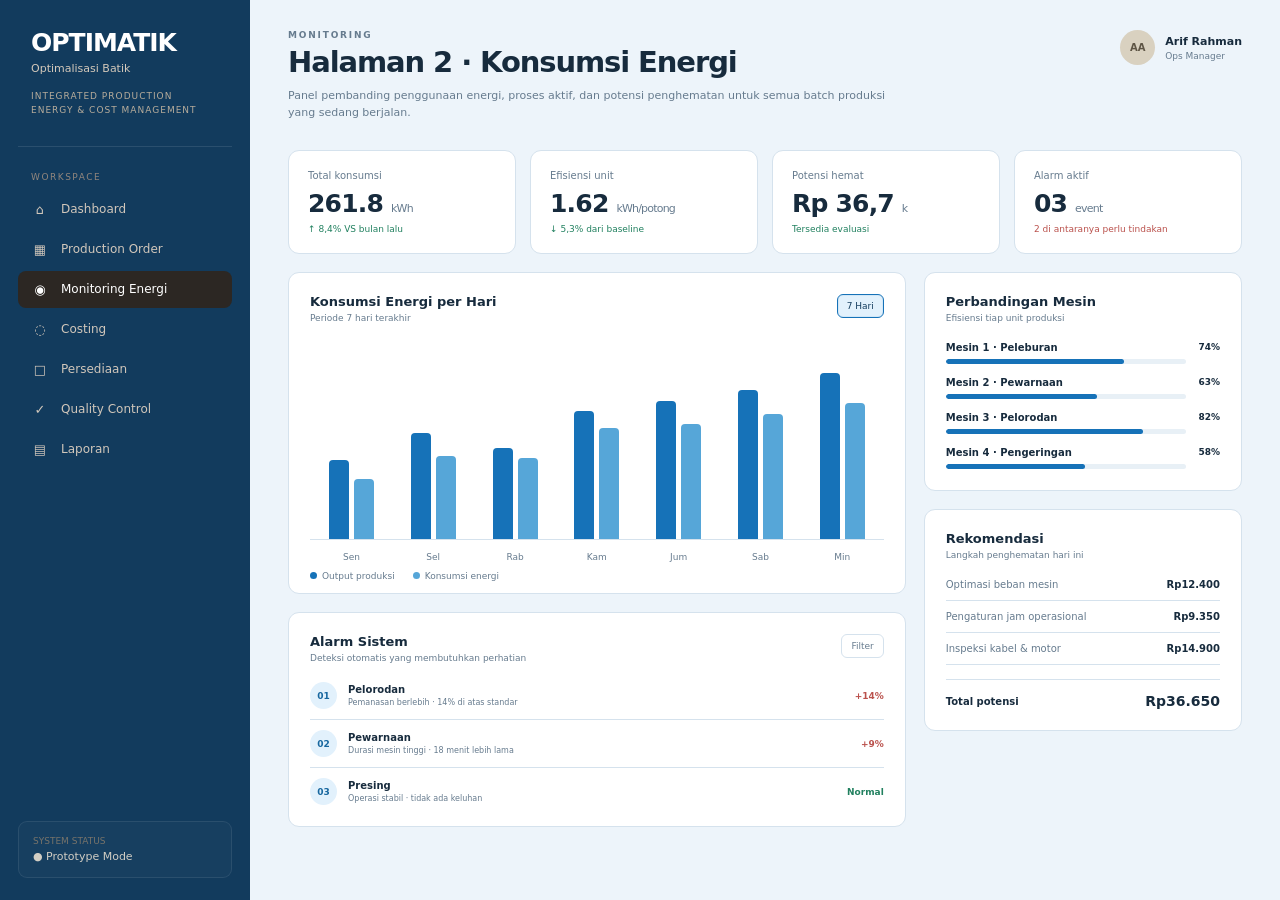
<file: page2.html>
<!DOCTYPE html>
<html lang="id">

<head>
    <meta charset="UTF-8">
    <meta name="viewport" content="width=device-width, initial-scale=1.0">
    <title>Optimatik — Monitoring Energi</title>
    <link rel="stylesheet" href="style.css">
</head>

<body>
    <div class="app">
        <aside class="sidebar">
            <div class="brand">
                <div class="brand-name">OPTIMATIK</div>
                <div class="brand-subtitle">Optimalisasi Batik</div>
                <div class="brand-tagline">Integrated Production<br>Energy & Cost Management</div>
            </div>

            <nav class="navigation">
                <div class="nav-title">Workspace</div>

                <a href="index.html" class="nav-link">
                    <span class="nav-icon">⌂</span>
                    <span>Dashboard</span>
                </a>

                <a href="production-order.html" class="nav-link">
                    <span class="nav-icon">▦</span>
                    <span>Production Order</span>
                </a>

                <a href="page2.html" class="nav-link active">
                    <span class="nav-icon">◉</span>
                    <span>Monitoring Energi</span>
                </a>

                <a href="costing.html" class="nav-link">
                    <span class="nav-icon">◌</span>
                    <span>Costing</span>
                </a>

                <a href="persediaan.html" class="nav-link">
                    <span class="nav-icon">□</span>
                    <span>Persediaan</span>
                </a>

                <a href="quality-control.html" class="nav-link">
                    <span class="nav-icon">✓</span>
                    <span>Quality Control</span>
                </a>

                <a href="laporan.html" class="nav-link">
                    <span class="nav-icon">▤</span>
                    <span>Laporan</span>
                </a>
            </nav>

            <div class="sidebar-bottom">
                <div class="sidebar-bottom-label">SYSTEM STATUS</div>
                <div class="sidebar-bottom-value">● Prototype Mode</div>
            </div>
        </aside>

        <main class="main">
            <header class="topbar">
                <div>
                    <div class="eyebrow">Monitoring</div>
                    <h1 class="page-title">Halaman 2 · Konsumsi Energi</h1>
                    <p class="page-description">
                        Panel pembanding penggunaan energi, proses aktif, dan potensi penghematan
                        untuk semua batch produksi yang sedang berjalan.
                    </p>
                </div>

                <div class="user-area">
                    <div class="avatar">AA</div>
                    <div>
                        <div class="user-name">Arif Rahman</div>
                        <div class="user-role">Ops Manager</div>
                    </div>
                </div>
            </header>

            <section class="kpi-grid">
                <div class="kpi-card">
                    <div class="kpi-label">Total konsumsi</div>
                    <div class="kpi-value">261.8 <span class="kpi-unit">kWh</span></div>
                    <div class="kpi-note positive">↑ 8,4% VS bulan lalu</div>
                </div>

                <div class="kpi-card">
                    <div class="kpi-label">Efisiensi unit</div>
                    <div class="kpi-value">1.62 <span class="kpi-unit">kWh/potong</span></div>
                    <div class="kpi-note positive">↓ 5,3% dari baseline</div>
                </div>

                <div class="kpi-card">
                    <div class="kpi-label">Potensi hemat</div>
                    <div class="kpi-value">Rp 36,7 <span class="kpi-unit">k</span></div>
                    <div class="kpi-note positive">Tersedia evaluasi</div>
                </div>

                <div class="kpi-card">
                    <div class="kpi-label">Alarm aktif</div>
                    <div class="kpi-value">03 <span class="kpi-unit">event</span></div>
                    <div class="kpi-note negative">2 di antaranya perlu tindakan</div>
                </div>
            </section>

            <div class="content-grid">
                <div>
                    <section class="panel">
                        <div class="panel-header">
                            <div>
                                <div class="panel-title">Konsumsi Energi per Hari</div>
                                <div class="panel-subtitle">Periode 7 hari terakhir</div>
                            </div>
                            <button class="panel-action active">7 Hari</button>
                        </div>

                        <div class="chart-container">
                            <div class="chart">
                                <div class="chart-column">
                                    <div class="chart-bar" style="height: 42%;"></div>
                                    <div class="chart-bar energy" style="height: 32%;"></div>
                                    <span class="chart-label">Sen</span>
                                </div>
                                <div class="chart-column">
                                    <div class="chart-bar" style="height: 56%;"></div>
                                    <div class="chart-bar energy" style="height: 44%;"></div>
                                    <span class="chart-label">Sel</span>
                                </div>
                                <div class="chart-column">
                                    <div class="chart-bar" style="height: 48%;"></div>
                                    <div class="chart-bar energy" style="height: 43%;"></div>
                                    <span class="chart-label">Rab</span>
                                </div>
                                <div class="chart-column">
                                    <div class="chart-bar" style="height: 68%;"></div>
                                    <div class="chart-bar energy" style="height: 59%;"></div>
                                    <span class="chart-label">Kam</span>
                                </div>
                                <div class="chart-column">
                                    <div class="chart-bar" style="height: 73%;"></div>
                                    <div class="chart-bar energy" style="height: 61%;"></div>
                                    <span class="chart-label">Jum</span>
                                </div>
                                <div class="chart-column">
                                    <div class="chart-bar" style="height: 79%;"></div>
                                    <div class="chart-bar energy" style="height: 66%;"></div>
                                    <span class="chart-label">Sab</span>
                                </div>
                                <div class="chart-column">
                                    <div class="chart-bar" style="height: 88%;"></div>
                                    <div class="chart-bar energy" style="height: 72%;"></div>
                                    <span class="chart-label">Min</span>
                                </div>
                            </div>

                            <div class="legend">
                                <div class="legend-item"><span class="legend-dot"></span>Output produksi</div>
                                <div class="legend-item"><span class="legend-dot energy"></span>Konsumsi energi</div>
                            </div>
                        </div>
                    </section>

                    <section class="panel">
                        <div class="panel-header">
                            <div>
                                <div class="panel-title">Alarm Sistem</div>
                                <div class="panel-subtitle">Deteksi otomatis yang membutuhkan perhatian</div>
                            </div>
                            <button class="panel-action">Filter</button>
                        </div>

                        <div class="process-list">
                            <div class="process-item">
                                <div class="process-number">01</div>
                                <div>
                                    <div class="process-name">Pelorodan</div>
                                    <div class="process-detail">Pemanasan berlebih · 14% di atas standar</div>
                                </div>
                                <div class="process-energy negative">+14%</div>
                            </div>

                            <div class="process-item">
                                <div class="process-number">02</div>
                                <div>
                                    <div class="process-name">Pewarnaan</div>
                                    <div class="process-detail">Durasi mesin tinggi · 18 menit lebih lama</div>
                                </div>
                                <div class="process-energy negative">+9%</div>
                            </div>

                            <div class="process-item">
                                <div class="process-number">03</div>
                                <div>
                                    <div class="process-name">Presing</div>
                                    <div class="process-detail">Operasi stabil · tidak ada keluhan</div>
                                </div>
                                <div class="process-energy positive">Normal</div>
                            </div>
                        </div>
                    </section>
                </div>

                <div>
                    <section class="panel">
                        <div class="panel-header">
                            <div>
                                <div class="panel-title">Perbandingan Mesin</div>
                                <div class="panel-subtitle">Efisiensi tiap unit produksi</div>
                            </div>
                        </div>

                        <div class="energy-list">
                            <div class="energy-row">
                                <div>
                                    <div class="energy-name">Mesin 1 · Peleburan</div>
                                    <div class="energy-bar"><div class="energy-fill" style="width: 74%;"></div></div>
                                </div>
                                <div class="energy-value">74%</div>
                            </div>

                            <div class="energy-row">
                                <div>
                                    <div class="energy-name">Mesin 2 · Pewarnaan</div>
                                    <div class="energy-bar"><div class="energy-fill" style="width: 63%;"></div></div>
                                </div>
                                <div class="energy-value">63%</div>
                            </div>

                            <div class="energy-row">
                                <div>
                                    <div class="energy-name">Mesin 3 · Pelorodan</div>
                                    <div class="energy-bar"><div class="energy-fill" style="width: 82%;"></div></div>
                                </div>
                                <div class="energy-value">82%</div>
                            </div>

                            <div class="energy-row">
                                <div>
                                    <div class="energy-name">Mesin 4 · Pengeringan</div>
                                    <div class="energy-bar"><div class="energy-fill" style="width: 58%;"></div></div>
                                </div>
                                <div class="energy-value">58%</div>
                            </div>
                        </div>
                    </section>

                    <section class="panel">
                        <div class="panel-header">
                            <div>
                                <div class="panel-title">Rekomendasi</div>
                                <div class="panel-subtitle">Langkah penghematan hari ini</div>
                            </div>
                        </div>

                        <div class="cost-list">
                            <div class="cost-row">
                                <div class="cost-name">Optimasi beban mesin</div>
                                <div class="cost-value">Rp12.400</div>
                            </div>
                            <div class="cost-row">
                                <div class="cost-name">Pengaturan jam operasional</div>
                                <div class="cost-value">Rp9.350</div>
                            </div>
                            <div class="cost-row">
                                <div class="cost-name">Inspeksi kabel & motor</div>
                                <div class="cost-value">Rp14.900</div>
                            </div>
                            <div class="cost-row cost-total">
                                <div class="cost-name">Total potensi</div>
                                <div class="cost-value">Rp36.650</div>
                            </div>
                        </div>
                    </section>
                </div>
            </div>
        </main>
    </div>

    <script>
        const navLinks = document.querySelectorAll('.nav-link');
        const currentPath = window.location.pathname.split('/').pop() || 'index.html';

        navLinks.forEach((link) => {
            const href = link.getAttribute('href');
            if (href === currentPath || (currentPath === '' && href === 'index.html')) {
                link.classList.add('active');
            }

            link.addEventListener('click', () => {
                navLinks.forEach((item) => item.classList.remove('active'));
                link.classList.add('active');
            });
        });

        document.querySelectorAll('.panel-action').forEach((button) => {
            button.addEventListener('click', () => {
                document.querySelectorAll('.panel-action').forEach((item) => item.classList.remove('active'));
                button.classList.add('active');
            });
        });
    </script>
</body>

</html>
</file>
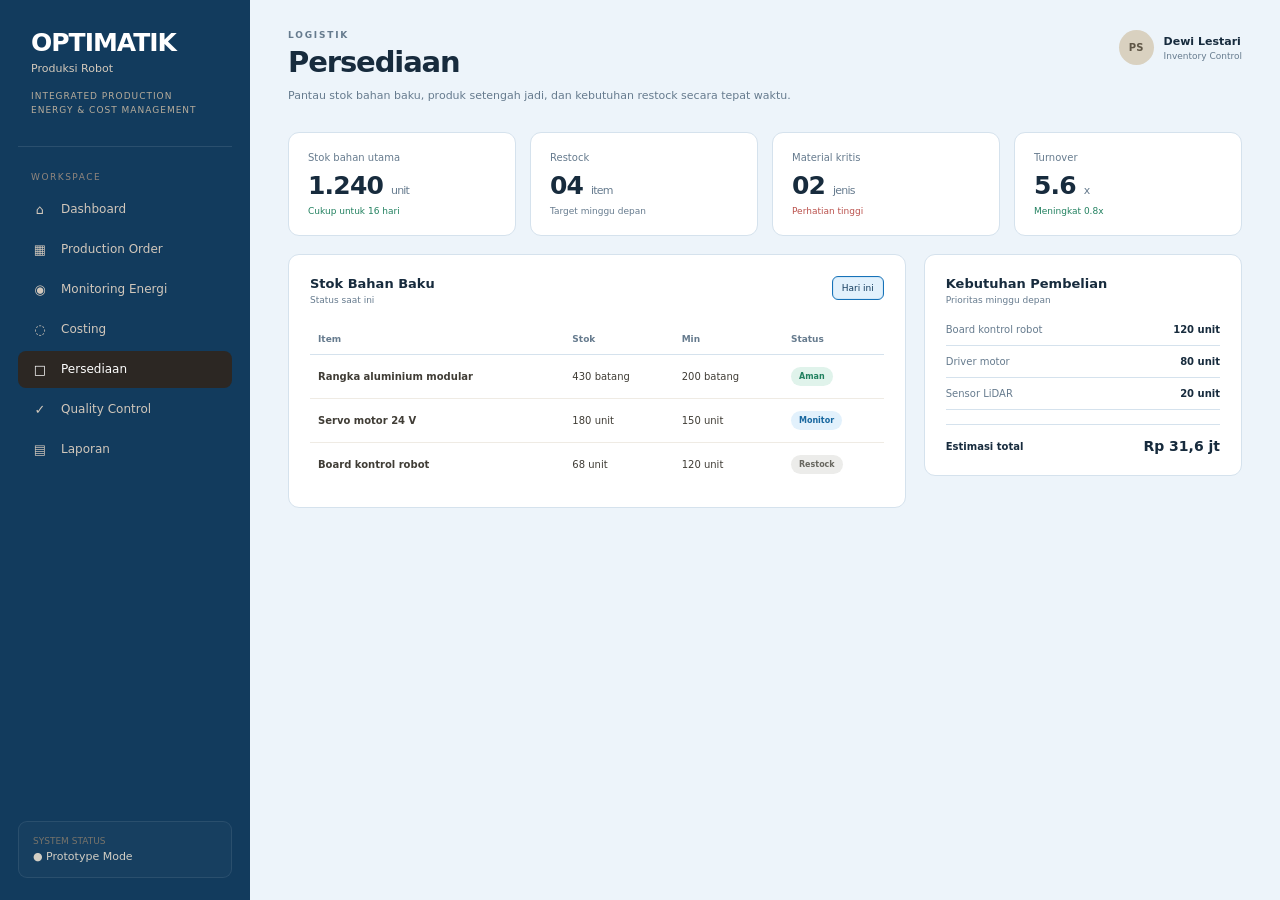
<file: persediaan.html>
<!DOCTYPE html>
<html lang="id">

<head>
    <meta charset="UTF-8">
    <meta name="viewport" content="width=device-width, initial-scale=1.0">
    <title>Optimatik — Persediaan</title>
    <link rel="stylesheet" href="style.css">
</head>

<body>
    <div class="app">
        <aside class="sidebar">
            <div class="brand">
                <div class="brand-name">OPTIMATIK</div>
                <div class="brand-subtitle">Produksi Robot</div>
                <div class="brand-tagline">Integrated Production<br>Energy & Cost Management</div>
            </div>

            <nav class="navigation">
                <div class="nav-title">Workspace</div>

                <a href="index.html" class="nav-link">
                    <span class="nav-icon">⌂</span>
                    <span>Dashboard</span>
                </a>

                <a href="production-order.html" class="nav-link">
                    <span class="nav-icon">▦</span>
                    <span>Production Order</span>
                </a>

                <a href="monitoring.html" class="nav-link">
                    <span class="nav-icon">◉</span>
                    <span>Monitoring Energi</span>
                </a>

                <a href="costing.html" class="nav-link">
                    <span class="nav-icon">◌</span>
                    <span>Costing</span>
                </a>

                <a href="persediaan.html" class="nav-link active">
                    <span class="nav-icon">□</span>
                    <span>Persediaan</span>
                </a>

                <a href="quality-control.html" class="nav-link">
                    <span class="nav-icon">✓</span>
                    <span>Quality Control</span>
                </a>

                <a href="laporan.html" class="nav-link">
                    <span class="nav-icon">▤</span>
                    <span>Laporan</span>
                </a>

            </nav>

            <div class="sidebar-bottom">
                <div class="sidebar-bottom-label">SYSTEM STATUS</div>
                <div class="sidebar-bottom-value">● Prototype Mode</div>
            </div>
        </aside>

        <main class="main">
            <header class="topbar">
                <div>
                    <div class="eyebrow">Logistik</div>
                    <h1 class="page-title">Persediaan</h1>
                    <p class="page-description">
                        Pantau stok bahan baku, produk setengah jadi, dan kebutuhan restock secara tepat waktu.
                    </p>
                </div>

                <div class="user-area">
                    <div class="avatar">PS</div>
                    <div>
                        <div class="user-name">Dewi Lestari</div>
                        <div class="user-role">Inventory Control</div>
                    </div>
                </div>
            </header>

            <section class="kpi-grid">
                <div class="kpi-card">
                    <div class="kpi-label">Stok bahan utama</div>
                    <div class="kpi-value">1.240 <span class="kpi-unit">unit</span></div>
                    <div class="kpi-note positive">Cukup untuk 16 hari</div>
                </div>

                <div class="kpi-card">
                    <div class="kpi-label">Restock</div>
                    <div class="kpi-value">04 <span class="kpi-unit">item</span></div>
                    <div class="kpi-note neutral">Target minggu depan</div>
                </div>

                <div class="kpi-card">
                    <div class="kpi-label">Material kritis</div>
                    <div class="kpi-value">02 <span class="kpi-unit">jenis</span></div>
                    <div class="kpi-note negative">Perhatian tinggi</div>
                </div>

                <div class="kpi-card">
                    <div class="kpi-label">Turnover</div>
                    <div class="kpi-value">5.6 <span class="kpi-unit">x</span></div>
                    <div class="kpi-note positive">Meningkat 0.8x</div>
                </div>
            </section>

            <div class="content-grid">
                <div>
                    <section class="panel">
                        <div class="panel-header">
                            <div>
                                <div class="panel-title">Stok Bahan Baku</div>
                                <div class="panel-subtitle">Status saat ini</div>
                            </div>
                            <button class="panel-action active">Hari ini</button>
                        </div>

                        <div class="table-wrapper">
                            <table>
                                <thead>
                                    <tr>
                                        <th>Item</th>
                                        <th>Stok</th>
                                        <th>Min</th>
                                        <th>Status</th>
                                    </tr>
                                </thead>
                                <tbody>
                                    <tr>
                                        <td class="batch">Rangka aluminium modular</td>
                                        <td>430 batang</td>
                                        <td>200 batang</td>
                                        <td><span class="status done">Aman</span></td>
                                    </tr>
                                    <tr>
                                        <td class="batch">Servo motor 24 V</td>
                                        <td>180 unit</td>
                                        <td>150 unit</td>
                                        <td><span class="status process">Monitor</span></td>
                                    </tr>
                                    <tr>
                                        <td class="batch">Board kontrol robot</td>
                                        <td>68 unit</td>
                                        <td>120 unit</td>
                                        <td><span class="status planned">Restock</span></td>
                                    </tr>
                                </tbody>
                            </table>
                        </div>
                    </section>
                </div>

                <div>
                    <section class="panel">
                        <div class="panel-header">
                            <div>
                                <div class="panel-title">Kebutuhan Pembelian</div>
                                <div class="panel-subtitle">Prioritas minggu depan</div>
                            </div>
                        </div>

                        <div class="cost-list">
                            <div class="cost-row">
                                <div class="cost-name">Board kontrol robot</div>
                                <div class="cost-value">120 unit</div>
                            </div>
                            <div class="cost-row">
                                <div class="cost-name">Driver motor</div>
                                <div class="cost-value">80 unit</div>
                            </div>
                            <div class="cost-row">
                                <div class="cost-name">Sensor LiDAR</div>
                                <div class="cost-value">20 unit</div>
                            </div>
                            <div class="cost-row cost-total">
                                <div class="cost-name">Estimasi total</div>
                                <div class="cost-value">Rp 31,6 jt</div>
                            </div>
                        </div>
                    </section>
                </div>
            </div>
        </main>
    </div>

    <script>
        const navLinks = document.querySelectorAll('.nav-link');
        navLinks.forEach((link) => {
            const href = link.getAttribute('href');
            if (window.location.pathname.endsWith(href)) link.classList.add('active');
            link.addEventListener('click', () => {
                navLinks.forEach((item) => item.classList.remove('active'));
                link.classList.add('active');
            });
        });

        document.querySelectorAll('.panel-action').forEach((button) => {
            button.addEventListener('click', () => {
                document.querySelectorAll('.panel-action').forEach((item) => item.classList.remove('active'));
                button.classList.add('active');
            });
        });
    </script>
</body>

</html>
</file>
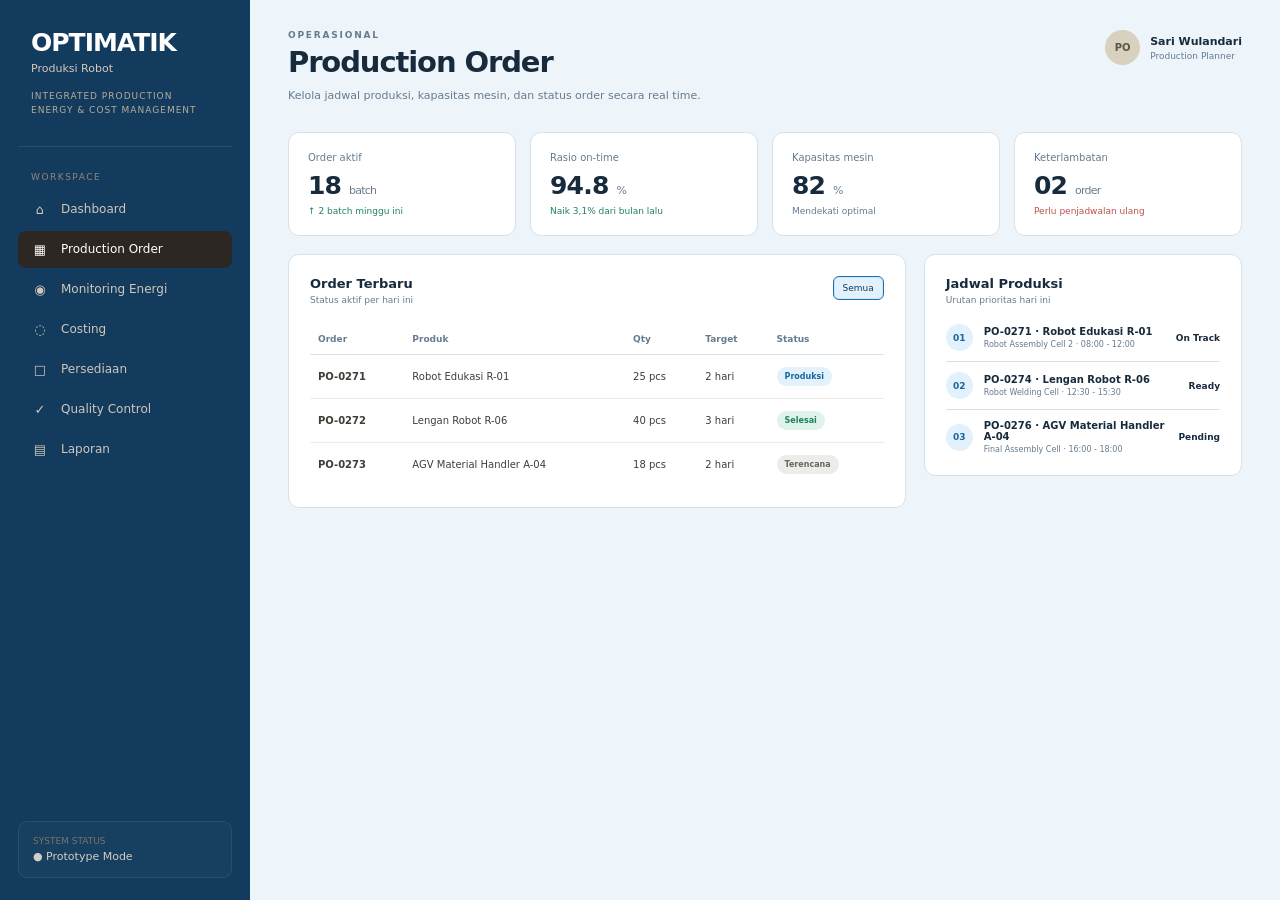
<file: production-order.html>
<!DOCTYPE html>
<html lang="id">

<head>
    <meta charset="UTF-8">
    <meta name="viewport" content="width=device-width, initial-scale=1.0">
    <title>Optimatik — Production Order</title>
    <link rel="stylesheet" href="style.css">
</head>

<body>
    <div class="app">
        <aside class="sidebar">
            <div class="brand">
                <div class="brand-name">OPTIMATIK</div>
                <div class="brand-subtitle">Produksi Robot</div>
                <div class="brand-tagline">Integrated Production<br>Energy & Cost Management</div>
            </div>

            <nav class="navigation">
                <div class="nav-title">Workspace</div>

                <a href="index.html" class="nav-link">
                    <span class="nav-icon">⌂</span>
                    <span>Dashboard</span>
                </a>

                <a href="production-order.html" class="nav-link active">
                    <span class="nav-icon">▦</span>
                    <span>Production Order</span>
                </a>

                <a href="monitoring.html" class="nav-link">
                    <span class="nav-icon">◉</span>
                    <span>Monitoring Energi</span>
                </a>

                <a href="costing.html" class="nav-link">
                    <span class="nav-icon">◌</span>
                    <span>Costing</span>
                </a>

                <a href="persediaan.html" class="nav-link">
                    <span class="nav-icon">□</span>
                    <span>Persediaan</span>
                </a>

                <a href="quality-control.html" class="nav-link">
                    <span class="nav-icon">✓</span>
                    <span>Quality Control</span>
                </a>

                <a href="laporan.html" class="nav-link">
                    <span class="nav-icon">▤</span>
                    <span>Laporan</span>
                </a>

            </nav>

            <div class="sidebar-bottom">
                <div class="sidebar-bottom-label">SYSTEM STATUS</div>
                <div class="sidebar-bottom-value">● Prototype Mode</div>
            </div>
        </aside>

        <main class="main">
            <header class="topbar">
                <div>
                    <div class="eyebrow">Operasional</div>
                    <h1 class="page-title">Production Order</h1>
                    <p class="page-description">
                        Kelola jadwal produksi, kapasitas mesin, dan status order secara real time.
                    </p>
                </div>

                <div class="user-area">
                    <div class="avatar">PO</div>
                    <div>
                        <div class="user-name">Sari Wulandari</div>
                        <div class="user-role">Production Planner</div>
                    </div>
                </div>
            </header>

            <section class="kpi-grid">
                <div class="kpi-card">
                    <div class="kpi-label">Order aktif</div>
                    <div class="kpi-value">18 <span class="kpi-unit">batch</span></div>
                    <div class="kpi-note positive">↑ 2 batch minggu ini</div>
                </div>

                <div class="kpi-card">
                    <div class="kpi-label">Rasio on-time</div>
                    <div class="kpi-value">94.8 <span class="kpi-unit">%</span></div>
                    <div class="kpi-note positive">Naik 3,1% dari bulan lalu</div>
                </div>

                <div class="kpi-card">
                    <div class="kpi-label">Kapasitas mesin</div>
                    <div class="kpi-value">82 <span class="kpi-unit">%</span></div>
                    <div class="kpi-note neutral">Mendekati optimal</div>
                </div>

                <div class="kpi-card">
                    <div class="kpi-label">Keterlambatan</div>
                    <div class="kpi-value">02 <span class="kpi-unit">order</span></div>
                    <div class="kpi-note negative">Perlu penjadwalan ulang</div>
                </div>
            </section>

            <div class="content-grid">
                <div>
                    <section class="panel">
                        <div class="panel-header">
                            <div>
                                <div class="panel-title">Order Terbaru</div>
                                <div class="panel-subtitle">Status aktif per hari ini</div>
                            </div>
                            <button class="panel-action active">Semua</button>
                        </div>

                        <div class="table-wrapper">
                            <table>
                                <thead>
                                    <tr>
                                        <th>Order</th>
                                        <th>Produk</th>
                                        <th>Qty</th>
                                        <th>Target</th>
                                        <th>Status</th>
                                    </tr>
                                </thead>
                                <tbody>
                                    <tr>
                                        <td class="batch">PO-0271</td>
                                        <td>Robot Edukasi R-01</td>
                                        <td>25 pcs</td>
                                        <td>2 hari</td>
                                        <td><span class="status process">Produksi</span></td>
                                    </tr>
                                    <tr>
                                        <td class="batch">PO-0272</td>
                                        <td>Lengan Robot R-06</td>
                                        <td>40 pcs</td>
                                        <td>3 hari</td>
                                        <td><span class="status done">Selesai</span></td>
                                    </tr>
                                    <tr>
                                        <td class="batch">PO-0273</td>
                                        <td>AGV Material Handler A-04</td>
                                        <td>18 pcs</td>
                                        <td>2 hari</td>
                                        <td><span class="status planned">Terencana</span></td>
                                    </tr>
                                </tbody>
                            </table>
                        </div>
                    </section>
                </div>

                <div>
                    <section class="panel">
                        <div class="panel-header">
                            <div>
                                <div class="panel-title">Jadwal Produksi</div>
                                <div class="panel-subtitle">Urutan prioritas hari ini</div>
                            </div>
                        </div>

                        <div class="process-list">
                            <div class="process-item">
                                <div class="process-number">01</div>
                                <div>
                                    <div class="process-name">PO-0271 · Robot Edukasi R-01</div>
                                    <div class="process-detail">Robot Assembly Cell 2 · 08:00 - 12:00</div>
                                </div>
                                <div class="process-energy">On Track</div>
                            </div>

                            <div class="process-item">
                                <div class="process-number">02</div>
                                <div>
                                    <div class="process-name">PO-0274 · Lengan Robot R-06</div>
                                    <div class="process-detail">Robot Welding Cell · 12:30 - 15:30</div>
                                </div>
                                <div class="process-energy">Ready</div>
                            </div>

                            <div class="process-item">
                                <div class="process-number">03</div>
                                <div>
                                    <div class="process-name">PO-0276 · AGV Material Handler A-04</div>
                                    <div class="process-detail">Final Assembly Cell · 16:00 - 18:00</div>
                                </div>
                                <div class="process-energy">Pending</div>
                            </div>
                        </div>
                    </section>
                </div>
            </div>
        </main>
    </div>

    <script>
        const navLinks = document.querySelectorAll('.nav-link');
        navLinks.forEach((link) => {
            const href = link.getAttribute('href');
            if (window.location.pathname.endsWith(href)) link.classList.add('active');
            link.addEventListener('click', () => {
                navLinks.forEach((item) => item.classList.remove('active'));
                link.classList.add('active');
            });
        });

        document.querySelectorAll('.panel-action').forEach((button) => {
            button.addEventListener('click', () => {
                document.querySelectorAll('.panel-action').forEach((item) => item.classList.remove('active'));
                button.classList.add('active');
            });
        });
    </script>
</body>

</html>
</file>
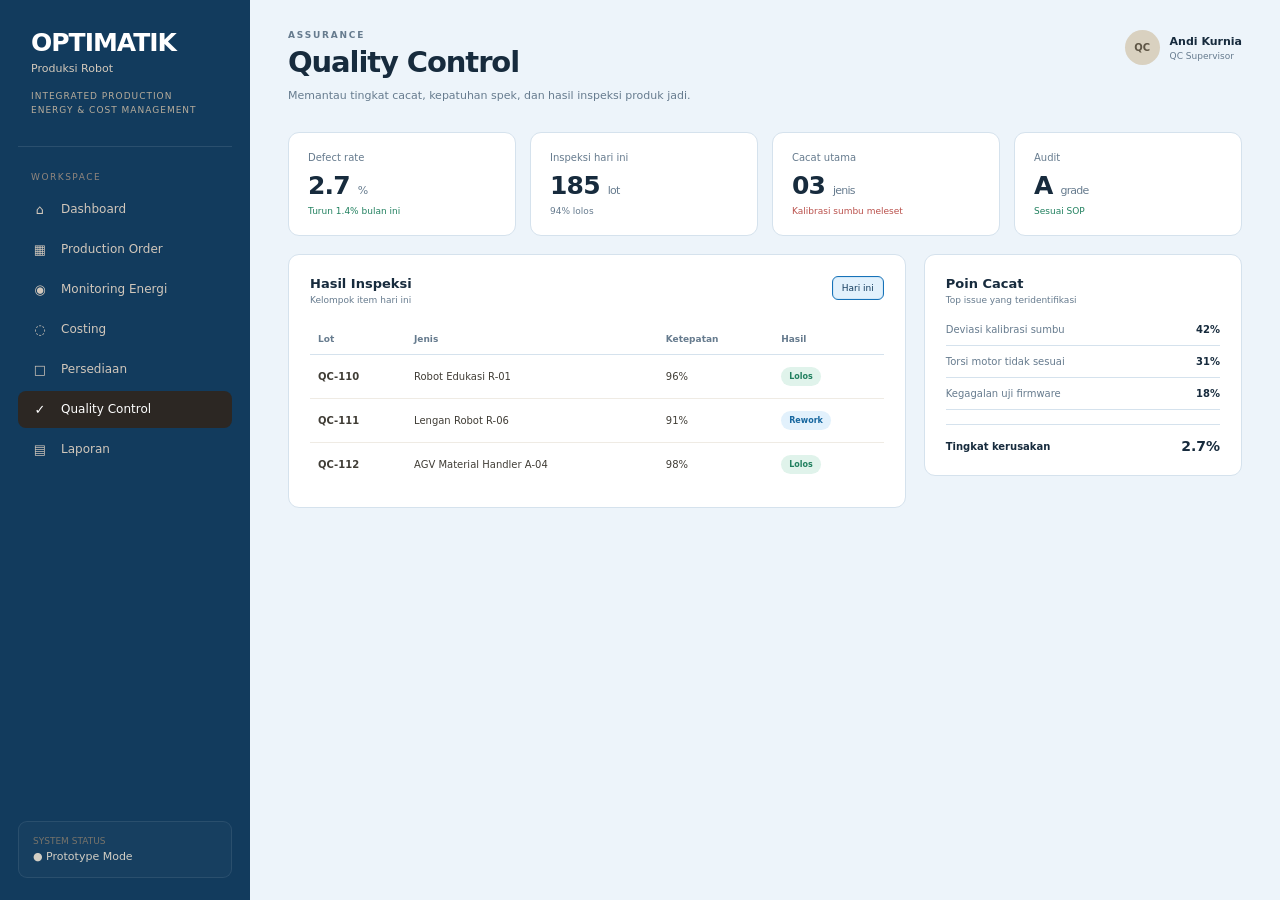
<file: quality-control.html>
<!DOCTYPE html>
<html lang="id">

<head>
    <meta charset="UTF-8">
    <meta name="viewport" content="width=device-width, initial-scale=1.0">
    <title>Optimatik — Quality Control</title>
    <link rel="stylesheet" href="style.css">
</head>

<body>
    <div class="app">
        <aside class="sidebar">
            <div class="brand">
                <div class="brand-name">OPTIMATIK</div>
                <div class="brand-subtitle">Produksi Robot</div>
                <div class="brand-tagline">Integrated Production<br>Energy & Cost Management</div>
            </div>

            <nav class="navigation">
                <div class="nav-title">Workspace</div>

                <a href="index.html" class="nav-link">
                    <span class="nav-icon">⌂</span>
                    <span>Dashboard</span>
                </a>

                <a href="production-order.html" class="nav-link">
                    <span class="nav-icon">▦</span>
                    <span>Production Order</span>
                </a>

                <a href="monitoring.html" class="nav-link">
                    <span class="nav-icon">◉</span>
                    <span>Monitoring Energi</span>
                </a>

                <a href="costing.html" class="nav-link">
                    <span class="nav-icon">◌</span>
                    <span>Costing</span>
                </a>

                <a href="persediaan.html" class="nav-link">
                    <span class="nav-icon">□</span>
                    <span>Persediaan</span>
                </a>

                <a href="quality-control.html" class="nav-link active">
                    <span class="nav-icon">✓</span>
                    <span>Quality Control</span>
                </a>

                <a href="laporan.html" class="nav-link">
                    <span class="nav-icon">▤</span>
                    <span>Laporan</span>
                </a>

            </nav>

            <div class="sidebar-bottom">
                <div class="sidebar-bottom-label">SYSTEM STATUS</div>
                <div class="sidebar-bottom-value">● Prototype Mode</div>
            </div>
        </aside>

        <main class="main">
            <header class="topbar">
                <div>
                    <div class="eyebrow">Assurance</div>
                    <h1 class="page-title">Quality Control</h1>
                    <p class="page-description">
                        Memantau tingkat cacat, kepatuhan spek, dan hasil inspeksi produk jadi.
                    </p>
                </div>

                <div class="user-area">
                    <div class="avatar">QC</div>
                    <div>
                        <div class="user-name">Andi Kurnia</div>
                        <div class="user-role">QC Supervisor</div>
                    </div>
                </div>
            </header>

            <section class="kpi-grid">
                <div class="kpi-card">
                    <div class="kpi-label">Defect rate</div>
                    <div class="kpi-value">2.7 <span class="kpi-unit">%</span></div>
                    <div class="kpi-note positive">Turun 1.4% bulan ini</div>
                </div>

                <div class="kpi-card">
                    <div class="kpi-label">Inspeksi hari ini</div>
                    <div class="kpi-value">185 <span class="kpi-unit">lot</span></div>
                    <div class="kpi-note neutral">94% lolos</div>
                </div>

                <div class="kpi-card">
                    <div class="kpi-label">Cacat utama</div>
                    <div class="kpi-value">03 <span class="kpi-unit">jenis</span></div>
                    <div class="kpi-note negative">Kalibrasi sumbu meleset</div>
                </div>

                <div class="kpi-card">
                    <div class="kpi-label">Audit</div>
                    <div class="kpi-value">A <span class="kpi-unit">grade</span></div>
                    <div class="kpi-note positive">Sesuai SOP</div>
                </div>
            </section>

            <div class="content-grid">
                <div>
                    <section class="panel">
                        <div class="panel-header">
                            <div>
                                <div class="panel-title">Hasil Inspeksi</div>
                                <div class="panel-subtitle">Kelompok item hari ini</div>
                            </div>
                            <button class="panel-action active">Hari ini</button>
                        </div>

                        <div class="table-wrapper">
                            <table>
                                <thead>
                                    <tr>
                                        <th>Lot</th>
                                        <th>Jenis</th>
                                        <th>Ketepatan</th>
                                        <th>Hasil</th>
                                    </tr>
                                </thead>
                                <tbody>
                                    <tr>
                                        <td class="batch">QC-110</td>
                                        <td>Robot Edukasi R-01</td>
                                        <td>96%</td>
                                        <td><span class="status done">Lolos</span></td>
                                    </tr>
                                    <tr>
                                        <td class="batch">QC-111</td>
                                        <td>Lengan Robot R-06</td>
                                        <td>91%</td>
                                        <td><span class="status process">Rework</span></td>
                                    </tr>
                                    <tr>
                                        <td class="batch">QC-112</td>
                                        <td>AGV Material Handler A-04</td>
                                        <td>98%</td>
                                        <td><span class="status done">Lolos</span></td>
                                    </tr>
                                </tbody>
                            </table>
                        </div>
                    </section>
                </div>

                <div>
                    <section class="panel">
                        <div class="panel-header">
                            <div>
                                <div class="panel-title">Poin Cacat</div>
                                <div class="panel-subtitle">Top issue yang teridentifikasi</div>
                            </div>
                        </div>

                        <div class="cost-list">
                            <div class="cost-row">
                                <div class="cost-name">Deviasi kalibrasi sumbu</div>
                                <div class="cost-value">42%</div>
                            </div>
                            <div class="cost-row">
                                <div class="cost-name">Torsi motor tidak sesuai</div>
                                <div class="cost-value">31%</div>
                            </div>
                            <div class="cost-row">
                                <div class="cost-name">Kegagalan uji firmware</div>
                                <div class="cost-value">18%</div>
                            </div>
                            <div class="cost-row cost-total">
                                <div class="cost-name">Tingkat kerusakan</div>
                                <div class="cost-value">2.7%</div>
                            </div>
                        </div>
                    </section>
                </div>
            </div>
        </main>
    </div>

    <script>
        const navLinks = document.querySelectorAll('.nav-link');
        navLinks.forEach((link) => {
            const href = link.getAttribute('href');
            if (window.location.pathname.endsWith(href)) link.classList.add('active');
            link.addEventListener('click', () => {
                navLinks.forEach((item) => item.classList.remove('active'));
                link.classList.add('active');
            });
        });

        document.querySelectorAll('.panel-action').forEach((button) => {
            button.addEventListener('click', () => {
                document.querySelectorAll('.panel-action').forEach((item) => item.classList.remove('active'));
                button.classList.add('active');
            });
        });
    </script>
</body>

</html>
</file>
<file: style.css>
* {
    margin: 0;
    padding: 0;
    box-sizing: border-box;
}

:root {
    --bg: #edf4fa;
    --surface: #ffffff;
    --surface-soft: #f3f8fc;
    --border: #d5e2ed;
    --text: #172b3d;
    --muted: #667b8e;
    --dark: #123b5d;
    --accent: #1672b8;
    --accent-soft: #e2f1fc;
    --green: #21805f;
    --green-soft: #e0f3eb;
    --red: #ba514c;
    --red-soft: #f9e8e6;
}

body {
    font-family:
        Inter,
        ui-sans-serif,
        system-ui,
        -apple-system,
        BlinkMacSystemFont,
        "Segoe UI",
        sans-serif;
    background: var(--bg);
    color: var(--text);
}

button,
input,
select {
    font: inherit;
}

.app {
    min-height: 100vh;
}

/* =========================
   SIDEBAR
========================= */

.sidebar {
    position: fixed;
    top: 0;
    left: 0;
    bottom: 0;
    width: 250px;
    background: var(--dark);
    color: #fff;
    padding: 28px 18px;
    z-index: 20;
}

.brand {
    padding: 0 13px 28px;
    border-bottom: 1px solid rgba(255, 255, 255, 0.1);
}

.brand-name {
    font-size: 25px;
    font-weight: 750;
    letter-spacing: -1px;
}

.brand-subtitle {
    margin-top: 5px;
    color: #d4c9bb;
    font-size: 11px;
}

.brand-tagline {
    margin-top: 14px;
    color: #b8ad9c;
    font-size: 9px;
    line-height: 1.6;
    text-transform: uppercase;
    letter-spacing: 1px;
}

.navigation {
    margin-top: 25px;
}

.nav-title {
    padding: 0 13px;
    margin-bottom: 9px;
    color: #91867d;
    font-size: 9px;
    text-transform: uppercase;
    letter-spacing: 1.5px;
}

.nav-link {
    display: flex;
    align-items: center;
    gap: 12px;
    padding: 11px 13px;
    margin-bottom: 3px;
    border-radius: 8px;
    color: #d1c7bb;
    text-decoration: none;
    font-size: 12px;
    transition: 0.2s ease;
}

.nav-link:hover,
.nav-link.active {
    background: #2c2723;
    color: #fff;
}

.nav-icon {
    width: 18px;
    text-align: center;
    font-size: 13px;
}

.sidebar-bottom {
    position: absolute;
    left: 18px;
    right: 18px;
    bottom: 22px;
    padding: 14px;
    border: 1px solid rgba(255, 255, 255, 0.08);
    border-radius: 9px;
    background: rgba(255, 255, 255, 0.025);
}

.sidebar-bottom-label {
    color: #77736a;
    font-size: 9px;
}

.sidebar-bottom-value {
    margin-top: 4px;
    color: #d2cec4;
    font-size: 11px;
}

/* =========================
   MAIN
========================= */

.main {
    margin-left: 250px;
    padding: 30px 38px 50px;
}

.topbar {
    display: flex;
    align-items: flex-start;
    justify-content: space-between;
    margin-bottom: 28px;
}

.eyebrow {
    margin-bottom: 7px;
    color: var(--muted);
    font-size: 9px;
    font-weight: 650;
    text-transform: uppercase;
    letter-spacing: 1.8px;
}

.page-title {
    font-size: 29px;
    line-height: 1.1;
    letter-spacing: -1.1px;
}

.page-description {
    margin-top: 8px;
    max-width: 620px;
    color: var(--muted);
    font-size: 11px;
    line-height: 1.6;
}

.user-area {
    display: flex;
    align-items: center;
    gap: 10px;
}

.avatar {
    display: grid;
    width: 35px;
    height: 35px;
    place-items: center;
    border-radius: 50%;
    background: #d9d1c0;
    color: #5e5545;
    font-size: 10px;
    font-weight: 750;
}

.user-name {
    font-size: 11px;
    font-weight: 700;
}

.user-role {
    margin-top: 3px;
    color: var(--muted);
    font-size: 9px;
}

/* =========================
   KPI
========================= */

.kpi-grid {
    display: grid;
    grid-template-columns: repeat(4, 1fr);
    gap: 14px;
    margin-bottom: 18px;
}

.kpi-card {
    padding: 19px;
    background: var(--surface);
    border: 1px solid var(--border);
    border-radius: 11px;
}

.kpi-label {
    color: var(--muted);
    font-size: 10px;
}

.kpi-value {
    margin-top: 8px;
    font-size: 25px;
    font-weight: 750;
    letter-spacing: -0.8px;
}

.kpi-unit {
    font-size: 11px;
    font-weight: 500;
    color: var(--muted);
}

.kpi-note {
    margin-top: 6px;
    font-size: 9px;
}

.positive {
    color: var(--green);
}

.negative {
    color: var(--red);
}

.neutral {
    color: var(--muted);
}

/* =========================
   LAYOUT
========================= */

.content-grid {
    display: grid;
    grid-template-columns: minmax(0, 1.65fr) minmax(300px, 0.85fr);
    gap: 18px;
}

.panel {
    margin-bottom: 18px;
    padding: 21px;
    background: var(--surface);
    border: 1px solid var(--border);
    border-radius: 11px;
}

.panel-header {
    display: flex;
    align-items: flex-start;
    justify-content: space-between;
    margin-bottom: 19px;
}

.panel-title {
    font-size: 13px;
    font-weight: 700;
}

.panel-subtitle {
    margin-top: 4px;
    color: var(--muted);
    font-size: 9px;
}

.panel-action {
    padding: 6px 9px;
    border: 1px solid var(--border);
    border-radius: 6px;
    background: var(--surface);
    color: var(--muted);
    font-size: 9px;
    cursor: pointer;
    transition: 0.2s ease;
}

.panel-action.active {
    background: var(--accent-soft);
    border-color: var(--accent);
    color: var(--dark);
    box-shadow: inset 0 0 0 1px rgba(22, 114, 184, 0.08);
}

.monitoring-controls {
    display: flex;
    align-items: end;
    gap: 16px;
    margin-bottom: 18px;
    padding: 14px 18px;
}

.control-field {
    display: flex;
    min-width: 210px;
    flex-direction: column;
    gap: 6px;
    color: var(--muted);
    font-size: 9px;
    font-weight: 650;
}

.control-field small {
    margin-left: 4px;
    font-size: 8px;
    font-weight: 500;
}

.control-field select,
.control-field input {
    width: 100%;
    height: 34px;
    padding: 0 10px;
    border: 1px solid var(--border);
    border-radius: 6px;
    outline: none;
    background: var(--surface);
    color: var(--text);
    font-size: 10px;
}

.control-field select:focus,
.control-field input:focus {
    border-color: var(--accent);
    box-shadow: 0 0 0 3px rgba(22, 114, 184, 0.12);
}

.tariff-field {
    min-width: 150px;
}

.meter-status {
    display: flex;
    align-items: center;
    gap: 7px;
    margin-left: auto;
    padding-bottom: 9px;
    color: var(--green);
    font-size: 9px;
    font-weight: 650;
}

.meter-status strong {
    margin-left: 6px;
    color: var(--muted);
    font-size: 8px;
    font-weight: 500;
}

.live-dot,
.status-indicator {
    width: 8px;
    height: 8px;
    flex: 0 0 auto;
    border-radius: 50%;
    background: #26a876;
    box-shadow: 0 0 0 3px #e0f3eb;
}

.status-indicator.menunggu {
    background: #d99a2b;
    box-shadow: 0 0 0 3px #fbf0d9;
}

.status-indicator.berhenti {
    background: #8293a2;
    box-shadow: 0 0 0 3px #e9eff3;
}

.status-value {
    display: flex;
    align-items: center;
    gap: 9px;
    font-size: 20px;
}

.mes-panel {
    border-top: 3px solid var(--accent);
}

.mes-summary {
    display: grid;
    grid-template-columns: minmax(180px, 1.1fr) minmax(0, 1fr);
    align-items: center;
    gap: 24px;
    padding: 2px 0 18px;
}

.mes-progress-heading,
.mes-metrics,
.mes-stage,
.iot-device-top {
    display: flex;
    align-items: center;
    justify-content: space-between;
}

.mes-progress-heading {
    margin-bottom: 9px;
    font-size: 10px;
}

.mes-progress-heading span,
.mes-metrics span {
    color: var(--muted);
    font-size: 9px;
}

.mes-progress-track {
    height: 8px;
    overflow: hidden;
    border-radius: 8px;
    background: var(--surface-soft);
}

.mes-progress-track span {
    display: block;
    width: 68.6%;
    height: 100%;
    border-radius: inherit;
    background: var(--accent);
}

.mes-metrics {
    gap: 12px;
}

.mes-metrics div {
    display: grid;
    gap: 6px;
}

.mes-metrics strong {
    font-size: 11px;
}

.mes-stages {
    display: grid;
    grid-template-columns: repeat(4, minmax(0, 1fr));
    border-top: 1px solid var(--border);
}

.mes-stage {
    position: relative;
    align-items: flex-start;
    flex-direction: column;
    gap: 6px;
    min-width: 0;
    padding: 14px 12px 0 0;
}

.mes-stage + .mes-stage {
    padding-left: 12px;
    border-left: 1px solid var(--border);
}

.mes-stage > span {
    color: var(--muted);
    font-size: 9px;
    font-weight: 700;
}

.mes-stage strong {
    font-size: 9px;
}

.mes-stage small {
    color: var(--muted);
    font-size: 8px;
}

.mes-stage.complete > span,
.mes-stage.complete small {
    color: var(--green);
}

.mes-stage.current > span,
.mes-stage.current strong {
    color: var(--accent);
}

.iot-panel {
    margin-bottom: 18px;
}

.iot-connectivity,
.iot-state {
    display: inline-flex;
    align-items: center;
    gap: 7px;
    color: var(--green);
    font-size: 9px;
    font-weight: 650;
    white-space: nowrap;
}

.iot-connectivity .live-dot {
    width: 7px;
    height: 7px;
}

.iot-device-grid {
    display: grid;
    grid-template-columns: repeat(4, minmax(0, 1fr));
    border-top: 1px solid var(--border);
}

.iot-device {
    display: grid;
    align-content: start;
    gap: 7px;
    min-width: 0;
    padding: 13px 14px 2px 0;
}

.iot-device + .iot-device {
    padding-left: 14px;
    border-left: 1px solid var(--border);
}

.iot-device-top {
    margin-bottom: 2px;
}

.iot-device-icon {
    display: grid;
    min-width: 27px;
    height: 24px;
    padding: 0 5px;
    place-items: center;
    border: 1px solid var(--border);
    border-radius: 5px;
    color: var(--dark);
    font-size: 8px;
    font-weight: 750;
}

.iot-state {
    gap: 5px;
    font-size: 8px;
}

.iot-state i {
    width: 6px;
    height: 6px;
    border-radius: 50%;
    background: var(--green);
}

.iot-device > strong {
    overflow: hidden;
    font-size: 9px;
    text-overflow: ellipsis;
    white-space: nowrap;
}

.iot-device > span:last-child {
    overflow: hidden;
    color: var(--muted);
    font-size: 8px;
    text-overflow: ellipsis;
    white-space: nowrap;
}

/* =========================
   CHART
========================= */

.chart-container {
    height: 230px;
    padding-top: 8px;
}

.chart {
    position: relative;
    display: flex;
    align-items: flex-end;
    justify-content: space-between;
    height: 190px;
    padding: 0 8px;
    border-bottom: 1px solid var(--border);
}

.chart-column {
    display: flex;
    width: 12%;
    height: 100%;
    align-items: flex-end;
    justify-content: center;
    gap: 5px;
}

.chart-bar {
    width: 20px;
    min-height: 8px;
    border-radius: 4px 4px 0 0;
    background: var(--accent);
}

.chart-bar.energy {
    background: #56a6d8;
}

.chart-bar.standby {
    background: #83c5bd;
}

.chart-bar.stopped {
    background: #a8b7c4;
}

.chart-label {
    position: absolute;
    bottom: -23px;
    color: var(--muted);
    font-size: 9px;
}

.legend {
    display: flex;
    gap: 18px;
    margin-top: 31px;
}

.legend-item {
    color: var(--muted);
    font-size: 9px;
}

.legend-dot {
    display: inline-block;
    width: 7px;
    height: 7px;
    margin-right: 5px;
    border-radius: 50%;
    background: var(--accent);
}

.legend-dot.energy {
    background: #56a6d8;
}

.legend-dot.standby {
    background: #83c5bd;
}

.legend-dot.stopped {
    background: #a8b7c4;
}

/* =========================
   EFFICIENCY
========================= */

.metric-grid {
    display: grid;
    grid-template-columns: 1fr 1fr;
    gap: 9px;
}

.metric {
    padding: 14px;
    border-radius: 8px;
    background: var(--surface-soft);
}

.metric-label {
    color: var(--muted);
    font-size: 9px;
}

.metric-value {
    margin-top: 5px;
    font-size: 18px;
    font-weight: 750;
    letter-spacing: -0.5px;
}

.optimization-alert {
    margin-top: 12px;
    padding: 14px;
    border: 1px solid #c9dfef;
        background: #edf6fc;
    border-radius: 8px;
    background: #f1eadf;
}

.optimization-alert-title {
    font-size: 10px;
    font-weight: 750;
}

.optimization-alert-text {
    margin-top: 5px;
    color: var(--muted);
    font-size: 9px;
    line-height: 1.55;
}

/* =========================
   PRODUCTION TABLE
========================= */

.table-wrapper {
    overflow-x: auto;
}

.report-toolbar {
    display: flex;
    align-items: center;
    gap: 12px;
    margin: -2px 0 12px;
}

.report-filter {
    display: flex;
    align-items: center;
    gap: 8px;
    color: var(--muted);
    font-size: 9px;
    font-weight: 650;
}

.report-filter select {
    height: 32px;
    min-width: 130px;
    padding: 0 9px;
    border: 1px solid var(--border);
    border-radius: 6px;
    outline: none;
    background: var(--surface);
    color: var(--text);
    font-size: 10px;
}

.report-filter select:focus {
    border-color: var(--accent);
    box-shadow: 0 0 0 3px rgba(22, 114, 184, 0.12);
}

.report-count {
    margin-left: auto;
    color: var(--muted);
    font-size: 9px;
}

.report-download {
    min-height: 32px;
    padding: 0 11px;
    border: 1px solid var(--accent);
    border-radius: 6px;
    background: var(--accent);
    color: #fff;
    font-size: 9px;
    font-weight: 650;
    cursor: pointer;
}

.report-download:hover {
    background: var(--dark);
}

table {
    width: 100%;
    border-collapse: collapse;
}

th {
    padding: 10px 8px;
    border-bottom: 1px solid var(--border);
    color: var(--muted);
    font-size: 9px;
    font-weight: 550;
    text-align: left;
    white-space: nowrap;
}

td {
    padding: 12px 8px;
    border-bottom: 1px solid #efebe4;
    color: #403d36;
    font-size: 10px;
    white-space: nowrap;
}

tbody tr:last-child td {
    border-bottom: 0;
}

.batch {
    font-weight: 700;
}

.status {
    display: inline-flex;
    padding: 5px 8px;
    border-radius: 20px;
    font-size: 8px;
    font-weight: 700;
}

.status.done {
    background: var(--green-soft);
    color: var(--green);
}

.status.process {
    background: var(--accent-soft);
    color: #17679f;
}

.status.planned {
    background: #ececea;
    color: #686760;
}

/* =========================
   PRODUCTION PROCESS
========================= */

.process-list {
    display: flex;
    flex-direction: column;
    gap: 10px;
}

.process-item {
    display: grid;
    grid-template-columns: 28px 1fr auto;
    align-items: center;
    gap: 10px;
    padding-bottom: 10px;
    border-bottom: 1px solid var(--border);
}

.process-item:last-child {
    padding-bottom: 0;
    border-bottom: 0;
}

.process-number {
    display: grid;
    width: 27px;
    height: 27px;
    place-items: center;
    border-radius: 50%;
    background: var(--accent-soft);
    background: var(--accent-soft);
    color: #17679f;
    font-size: 9px;
    font-weight: 750;
}

.process-name {
    font-size: 10px;
    font-weight: 700;
}

.process-detail {
    margin-top: 3px;
    color: var(--muted);
    font-size: 8px;
}

.process-energy {
    font-size: 9px;
    font-weight: 750;
}

/* =========================
   ENERGY TABLE
========================= */

.energy-list {
    display: flex;
    flex-direction: column;
    gap: 13px;
}

.energy-row {
    display: grid;
    grid-template-columns: 1fr auto;
    gap: 12px;
}

.energy-name {
    font-size: 10px;
    font-weight: 650;
}

.energy-bar {
    height: 5px;
    margin-top: 6px;
    overflow: hidden;
    border-radius: 5px;
    background: #e8f0f6;
}

.energy-fill {
    height: 100%;
    border-radius: inherit;
    background: var(--accent);
}

.energy-value {
    font-size: 9px;
    font-weight: 700;
}

/* =========================
   COSTING
========================= */

.cost-list {
    display: flex;
    flex-direction: column;
    gap: 10px;
}

.cost-row {
    display: flex;
    align-items: center;
    justify-content: space-between;
    padding-bottom: 10px;
    border-bottom: 1px solid var(--border);
}

.cost-row:last-child {
    padding-bottom: 0;
    border-bottom: 0;
}

.cost-name {
    color: var(--muted);
    font-size: 10px;
}

.cost-value {
    font-size: 10px;
    font-weight: 700;
}

.cost-total {
    margin-top: 4px;
    padding-top: 13px;
    border-top: 1px solid var(--border);
}

.cost-total .cost-name {
    color: var(--text);
    font-weight: 700;
}

.cost-total .cost-value {
    font-size: 14px;
}

.production-intensity {
    display: flex;
    align-items: flex-start;
    gap: 10px;
    padding: 13px;
    border: 1px solid #d5e7f3;
    border-radius: 7px;
    background: #f3f9fd;
}

.intensity-mark {
    display: grid;
    width: 22px;
    height: 22px;
    flex: 0 0 auto;
    place-items: center;
    border-radius: 50%;
    background: #dceefa;
    color: #17679f;
    font-size: 12px;
    font-weight: 750;
}

.production-intensity p {
    color: var(--muted);
    font-size: 9px;
    line-height: 1.6;
}

.production-intensity strong {
    color: var(--text);
}

/* =========================
   SYSTEM DIAGRAMS
========================= */

.diagram-section {
    margin-bottom: 22px;
}

.diagram-heading {
    display: flex;
    align-items: flex-end;
    justify-content: space-between;
    gap: 18px;
    margin-bottom: 10px;
}

.diagram-heading > div {
    display: flex;
    align-items: center;
    gap: 10px;
}

.diagram-index {
    color: var(--accent);
    font-size: 10px;
    font-weight: 750;
}

.diagram-heading h2 {
    font-size: 15px;
}

.diagram-heading p,
.diagram-note {
    color: var(--muted);
    font-size: 9px;
    line-height: 1.6;
}

.diagram-heading p {
    max-width: 390px;
    text-align: right;
}

.diagram-frame {
    overflow-x: auto;
    border: 1px solid var(--border);
    border-radius: 8px;
    background-color: var(--surface);
    background-image: radial-gradient(#dce6ed 0.7px, transparent 0.7px);
    background-size: 16px 16px;
}

.system-diagram {
    display: block;
    width: 100%;
    height: auto;
    min-width: 820px;
    padding: 18px;
    overflow: visible;
}

.flowchart-diagram {
    min-width: 900px;
}

.diagram-entity rect {
    fill: #fff;
    stroke: #47728e;
    stroke-width: 1.5;
}

.diagram-entity text,
.diagram-process text,
.diagram-store text,
.flow-node-text {
    fill: #172b3d;
    font-family: Inter, ui-sans-serif, system-ui, sans-serif;
    font-size: 12px;
    font-weight: 700;
}

.diagram-process circle,
.diagram-process ellipse {
    fill: #e2f1fc;
    stroke: #1672b8;
    stroke-width: 1.7;
}

.diagram-process .svg-title {
    font-size: 13px;
}

.diagram-entity .svg-small,
.diagram-process .svg-small {
    fill: #667b8e;
    font-size: 10px;
    font-weight: 500;
}

.diagram-store path {
    fill: none;
    stroke: #21805f;
    stroke-width: 1.5;
}

.diagram-flow {
    fill: none;
    stroke: #47728e;
    stroke-width: 1.5;
}

.flow-label,
.flow-branch {
    fill: #526b7e;
    font-family: Inter, ui-sans-serif, system-ui, sans-serif;
    font-size: 10px;
}

.flow-branch {
    fill: #1672b8;
    font-weight: 750;
}

.flow-start,
.flow-end {
    fill: #e0f3eb;
    stroke: #21805f;
    stroke-width: 1.5;
}

.flow-step,
.flow-result {
    fill: #fff;
    stroke: #47728e;
    stroke-width: 1.5;
}

.flow-iot {
    fill: #e2f1fc;
    stroke: #1672b8;
}

.flow-hold {
    fill: #f9e8e6;
    stroke: #ba514c;
    stroke-width: 1.5;
}

.flow-decision {
    fill: #fff4d9;
    stroke: #c68a21;
    stroke-width: 1.5;
}

.flow-node-sub {
    fill: #667b8e;
    font-family: Inter, ui-sans-serif, system-ui, sans-serif;
    font-size: 10px;
}

.diagram-legend {
    display: flex;
    flex-wrap: wrap;
    gap: 16px;
    padding: 9px 2px 0;
    color: var(--muted);
    font-size: 9px;
}

.diagram-legend span {
    display: inline-flex;
    align-items: center;
    gap: 6px;
}

.diagram-legend i {
    display: inline-block;
    width: 12px;
    height: 10px;
    border: 1.5px solid #47728e;
    background: #fff;
}

.diagram-legend .legend-process {
    border-color: var(--accent);
    border-radius: 50%;
    background: var(--accent-soft);
}

.diagram-legend .legend-store {
    border-right: 0;
    border-color: var(--green);
    background: transparent;
}

.diagram-legend .legend-flow {
    width: 18px;
    height: 0;
    border: 0;
    border-top: 1.5px solid #47728e;
    background: transparent;
}

.diagram-legend .legend-step {
    border-radius: 3px;
}

.diagram-legend .legend-decision {
    width: 10px;
    height: 10px;
    transform: rotate(45deg);
    border-color: #c68a21;
    background: #fff4d9;
}

.diagram-note {
    margin-top: 18px;
}

/* =========================
   RESPONSIVE
========================= */

@media (max-width: 1100px) {
    .kpi-grid {
        grid-template-columns: 1fr 1fr;
    }

    .content-grid {
        grid-template-columns: 1fr;
    }

    .monitoring-controls {
        flex-wrap: wrap;
    }

    .mes-summary {
        grid-template-columns: 1fr;
        gap: 16px;
    }

    .iot-device-grid {
        grid-template-columns: 1fr 1fr;
    }

    .iot-device:nth-child(3) {
        padding-left: 0;
        border-left: 0;
    }

    .iot-device:nth-child(n + 3) {
        margin-top: 12px;
        padding-top: 12px;
        border-top: 1px solid var(--border);
    }
}

@media (max-width: 750px) {
    .sidebar {
        width: 70px;
        padding: 20px 8px;
    }

    .brand {
        padding: 0 5px 20px;
    }

    .brand-name {
        font-size: 16px;
    }

    .brand-subtitle,
    .brand-tagline,
    .nav-title,
    .nav-link span:not(.nav-icon),
    .sidebar-bottom {
        display: none;
    }

    .nav-link {
        justify-content: center;
        padding: 12px 5px;
    }

    .main {
        margin-left: 70px;
        padding: 22px 15px 40px;
    }

    .topbar {
        display: block;
    }

    .monitoring-controls {
        align-items: stretch;
        flex-direction: column;
        gap: 12px;
    }

    .report-toolbar {
        flex-wrap: wrap;
    }

    .control-field,
    .tariff-field {
        min-width: 0;
    }

    .meter-status {
        flex-wrap: wrap;
        margin-left: 0;
        padding-bottom: 0;
    }

    .user-area {
        margin-top: 18px;
    }

    .diagram-heading {
        align-items: flex-start;
        flex-direction: column;
        gap: 6px;
    }

    .diagram-heading p {
        max-width: none;
        text-align: left;
    }

    .kpi-grid {
        grid-template-columns: 1fr 1fr;
    }

    .mes-stages {
        grid-template-columns: 1fr 1fr;
        row-gap: 12px;
    }

    .mes-stage:nth-child(3) {
        padding-left: 0;
        border-left: 0;
    }

    .mes-stage:nth-child(n + 3) {
        border-top: 1px solid var(--border);
    }
}

@media (max-width: 480px) {
    .kpi-grid {
        grid-template-columns: 1fr;
    }

    .page-title {
        font-size: 25px;
    }

    .mes-metrics {
        align-items: flex-start;
        flex-direction: column;
        gap: 10px;
    }
}
</file>
